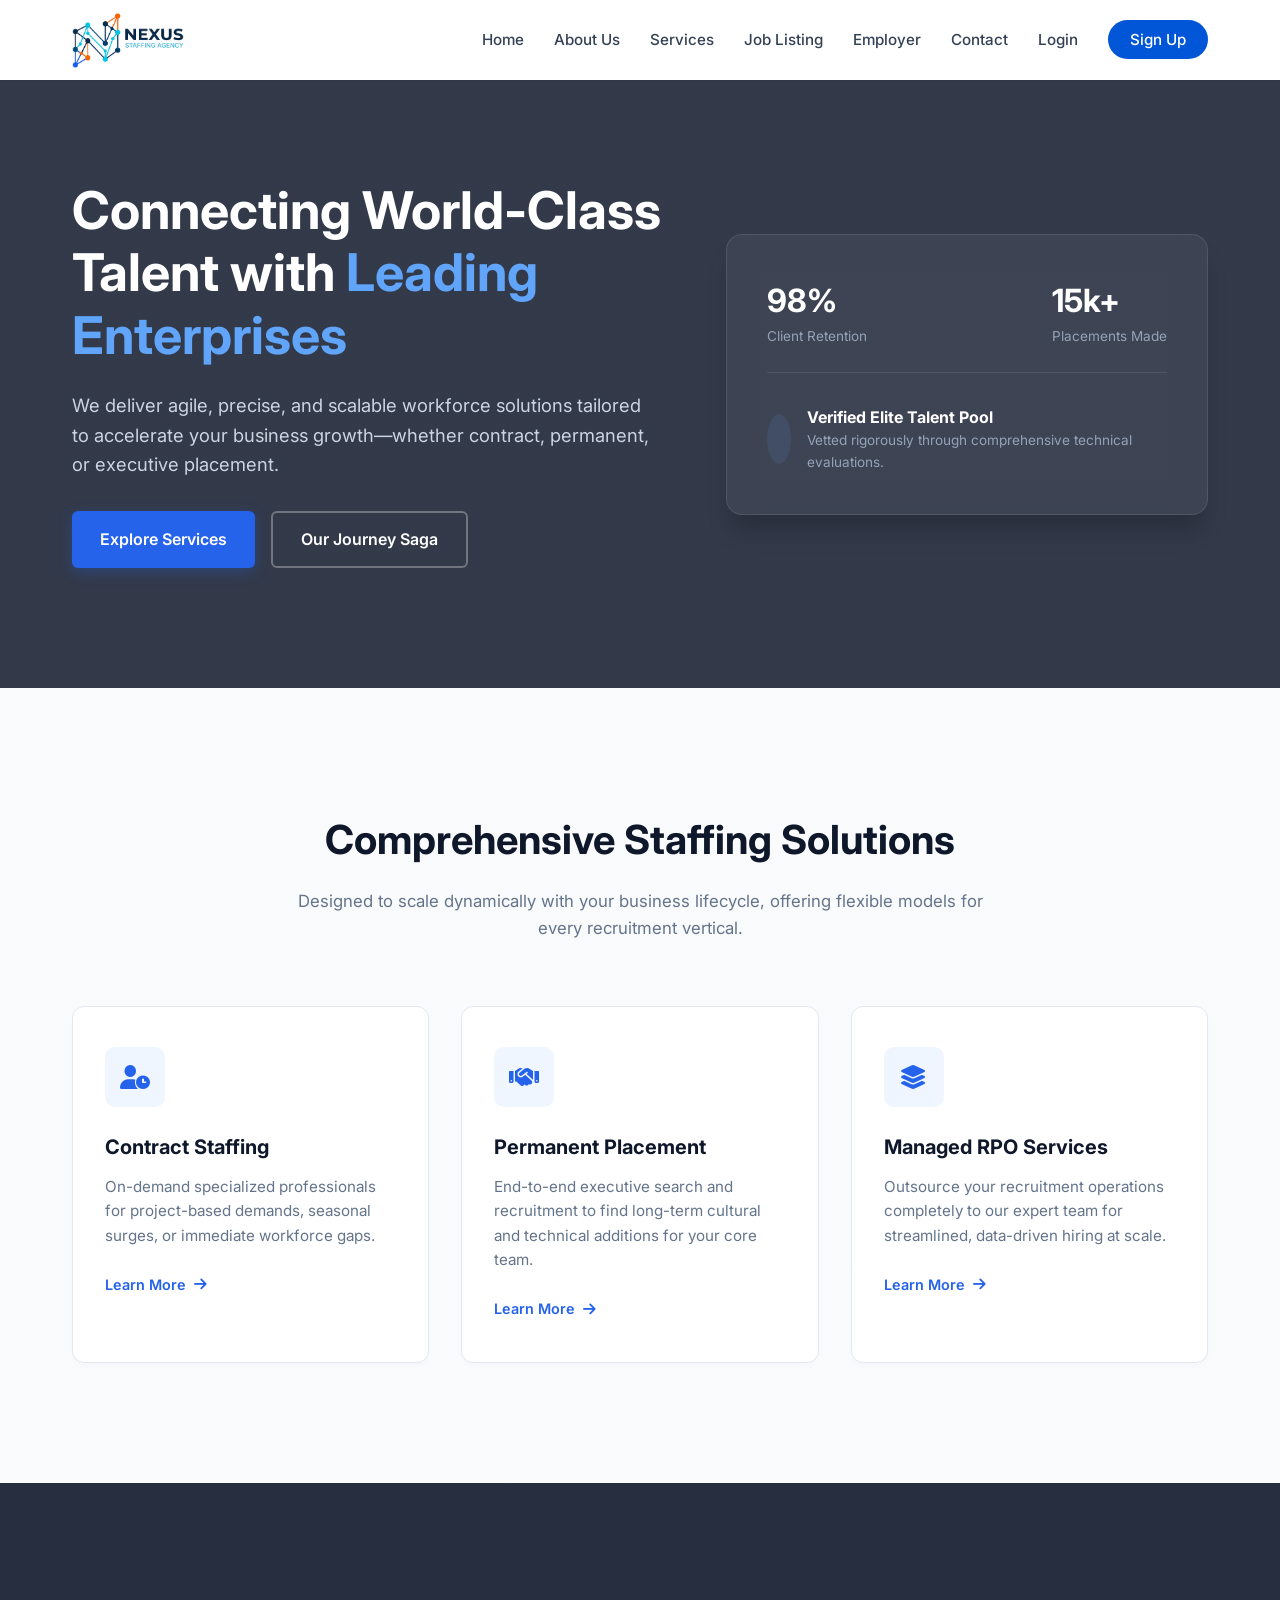
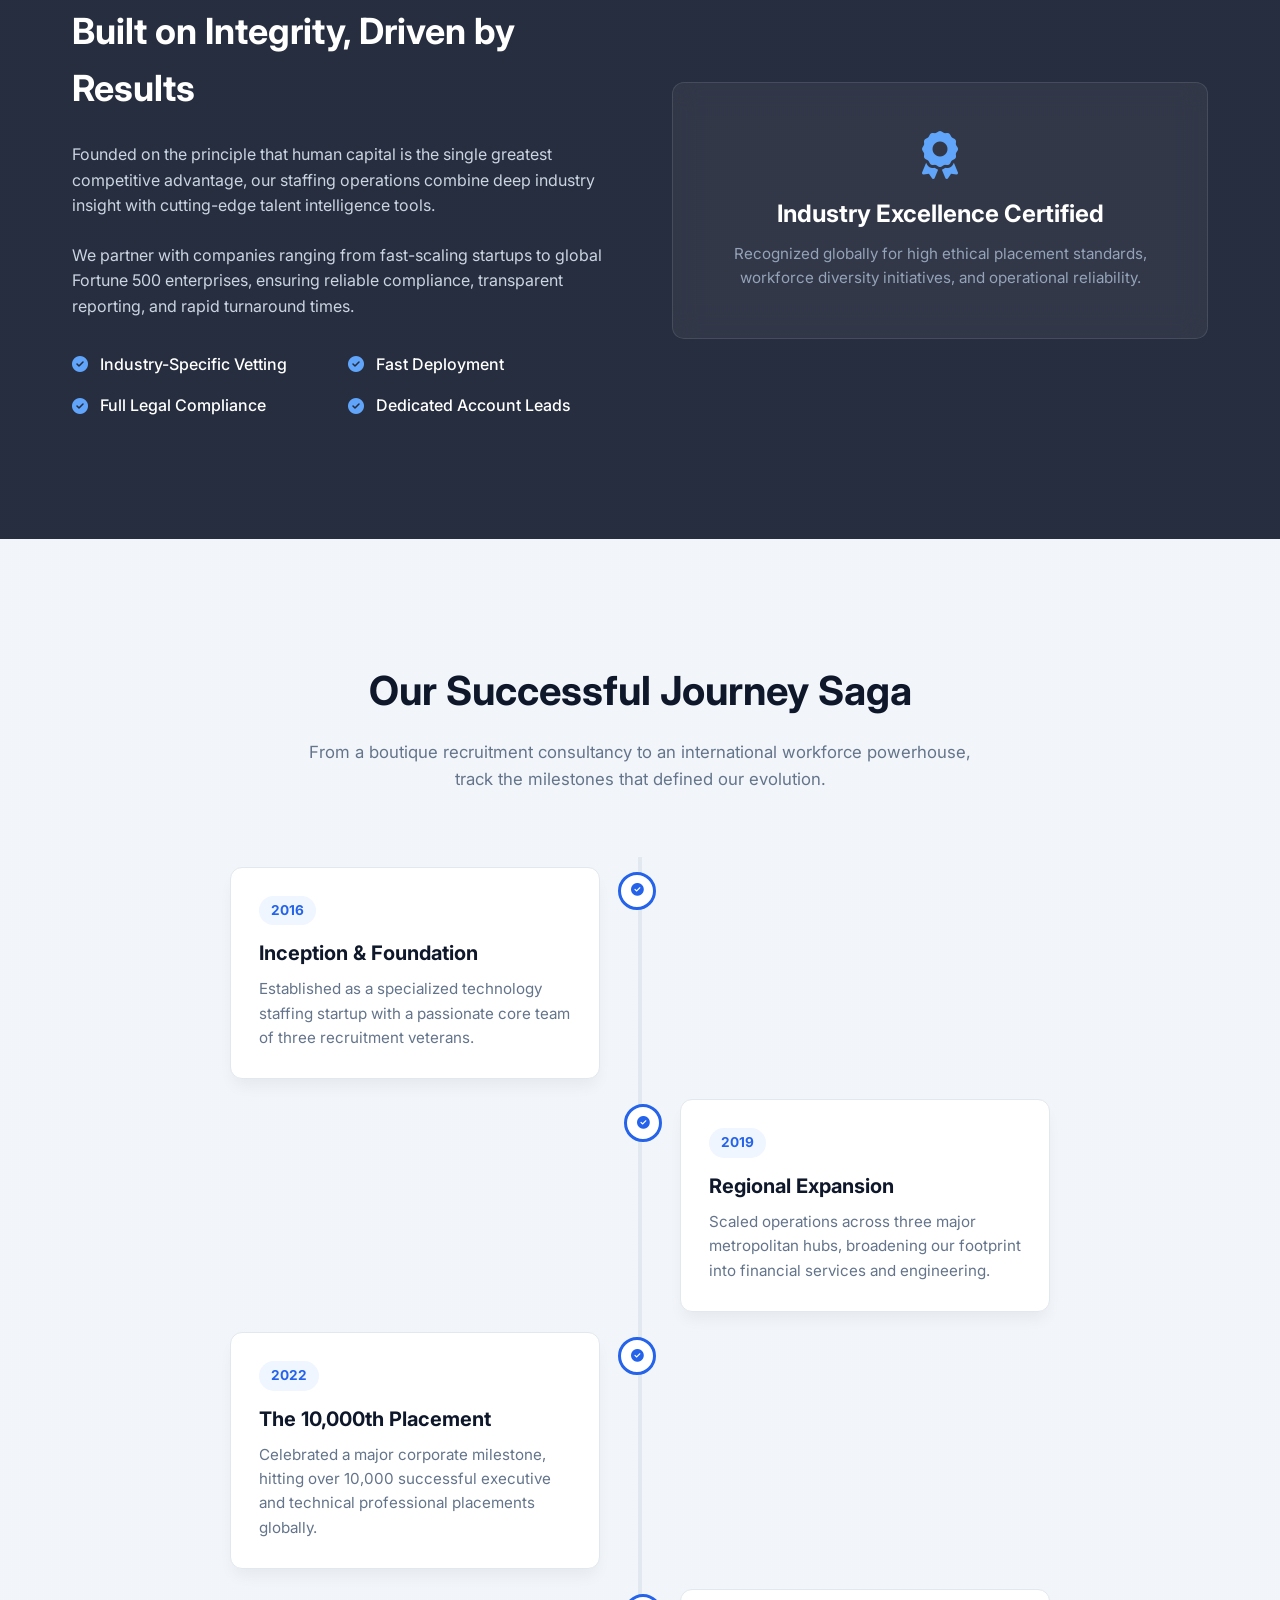
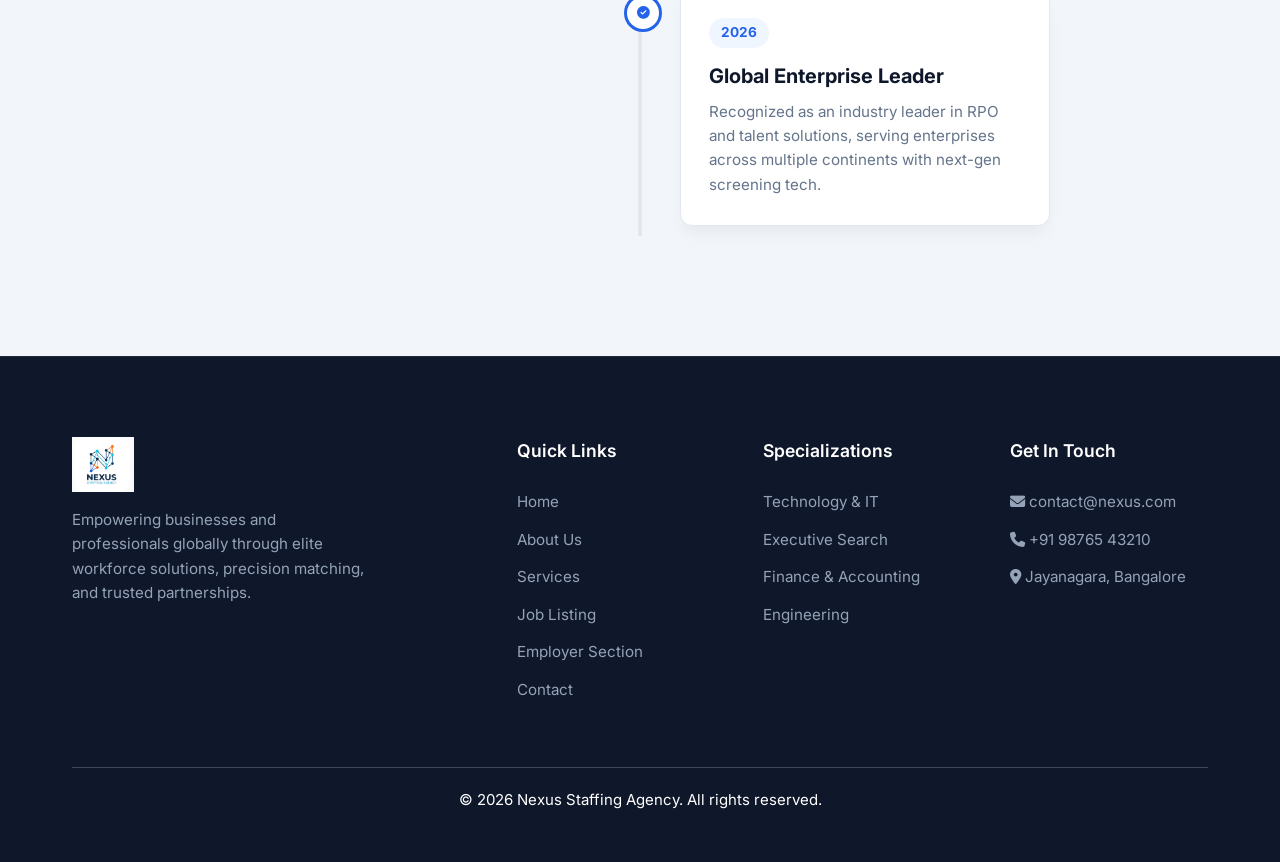
<file: index.html>
<!DOCTYPE html>
<html lang="en">
<head>
    <meta charset="UTF-8">
    <meta name="viewport" content="width=device-width, initial-scale=1.0">
    <title>Nexus | Staffing Agency</title>
    <!-- Google Fonts -->
    <link rel="preconnect" href="https://fonts.googleapis.com">
    <link rel="preconnect" href="https://fonts.gstatic.com" crossorigin>
    <link href="https://fonts.googleapis.com/css2?family=Inter:wght@300;400;500;600;700&display=swap" rel="stylesheet">
    <!-- FontAwesome for Icons -->
    <link rel="stylesheet" href="https://cdnjs.cloudflare.com/ajax/libs/font-awesome/6.4.0/css/all.min.css">

    <style>
        /* CSS Reset & Variables */
        :root {
            --primary: #0f172a;
            --primary-light: #1e293b;
            --accent: #2563eb;
            --accent-hover: #1d4ed8;
            --text-main: #334155;
            --text-light: #64748b;
            --bg-light: #f8fafc;
            --white: #ffffff;
            --border: #e2e8f0;
            --transition: all 0.3s ease;
        }

        * {
            margin: 0;
            padding: 0;
            box-sizing: border-box;
        }

        html {
            scroll-behavior: smooth;
        }

        body {
            font-family: 'Inter', sans-serif;
            color: var(--text-main);
            background-color: var(--white);
            line-height: 1.6;
        }

       
.signup-btn{
background:#0056d6;
color:#fff!important;
padding:10px 22px;
border-radius:30px;
transition:.3s;
}

.signup-btn:hover{
background:#003f9e;
}

.menu-btn{
display:none;
font-size:30px;
cursor:pointer;
color:#0056d6;
}

        a {
            text-decoration: none;
            color: inherit;
        }

        ul {
            list-style: none;
        }

        .container {
            max-width: 1200px;
            margin: 0 auto;
            padding: 0 2rem;
        }

        /* --- HEADER & NAVIGATION --- */
        header {
            position: fixed;
            top: 0;
            left: 0;
            width: 100%;
            background: white;
            backdrop-filter: blur(8px);
            box-shadow: 0 1px 3px rgba(0,0,0,0.05);
            z-index: 1000;
        }

        .navbar {
            display: flex;
            justify-content: space-between;
            align-items: center;
            height: 80px;
        }

        
        .logo-container {
            display: flex;
            align-items: center;
        }

        .logo-img {
            height: 55px;
            width: auto;
            display: block;
        }

        .nav-links {
            display: flex;
            gap: 30px;
            align-items: center;
        }

        .nav-links a {
            font-weight: 500;
            color: var(--text-main);
            transition: var(--transition);
            font-size: 0.95rem;
        }

        .nav-links a:hover, .nav-links a.active {
            color: var(--accent);
        }

        .nav-cta {
            background-color: var(--accent);
            color: var(--white);
            padding: 0.65rem 1.25rem;
            border-radius: 6px;
            transition: var(--transition);
        }

        .nav-cta:hover {
            background-color: var(--accent-hover);
        }

        .hamburger {
            display: none;
            cursor: pointer;
            font-size: 1.5rem;
            color: var(--primary);
        }

        /* --- HERO SECTION WITH BANNER BACKGROUND --- */
        .hero {
            padding: 180px 0 120px;
            position: relative;
            background: linear-gradient(rgba(15, 23, 42, 0.85), rgba(15, 23, 42, 0.85)), url('https://images.unsplash.com/photo-1522071820081-009f0129c71c?auto=format&fit=crop&q=80&w=1920') no-repeat center center/cover;
            color: var(--white);
        }

        .hero-grid {
            display: grid;
            grid-template-columns: 1.1fr 0.9fr;
            gap: 4rem;
            align-items: center;
        }

        .hero-content h1 {
            font-size: 3.25rem;
            font-weight: 700;
            color: var(--white);
            line-height: 1.2;
            margin-bottom: 1.5rem;
        }

        .hero-content h1 span {
            color: #60a5fa;
        }

        .hero-content p {
            font-size: 1.15rem;
            color: #cbd5e1;
            margin-bottom: 2rem;
        }

        .hero-btns {
            display: flex;
            gap: 1rem;
        }

        .btn {
            display: inline-flex;
            align-items: center;
            justify-content: center;
            padding: 0.85rem 1.75rem;
            border-radius: 6px;
            font-weight: 600;
            transition: var(--transition);
            cursor: pointer;
            font-size: 1rem;
            border: none;
        }

        .btn-primary {
            background-color: var(--accent);
            color: var(--white);
            box-shadow: 0 4px 14px rgba(37, 99, 235, 0.3);
        }

        .btn-primary:hover {
            background-color: var(--accent-hover);
        }

        .btn-outline {
            border: 2px solid rgba(255, 255, 255, 0.3);
            color: var(--white);
            background: transparent;
        }

        .btn-outline:hover {
            border-color: var(--white);
            background: rgba(255, 255, 255, 0.05);
        }

        .hero-image-box {
            background: rgba(255, 255, 255, 0.05);
            backdrop-filter: blur(12px);
            padding: 2.5rem;
            border-radius: 16px;
            box-shadow: 0 20px 25px -5px rgba(0, 0, 0, 0.2);
            border: 1px solid rgba(255, 255, 255, 0.1);
        }

        .stat-row {
            display: flex;
            justify-content: space-between;
            margin-bottom: 2rem;
            padding-bottom: 1.5rem;
            border-bottom: 1px solid rgba(255, 255, 255, 0.1);
        }

        .stat-item h3 {
            font-size: 2rem;
            color: var(--white);
            font-weight: 700;
        }

        .stat-item p {
            font-size: 0.85rem;
            color: #94a3b8;
        }

        /* --- STAFFING OVERVIEW SECTION WITH BANNER BACKGROUND --- */
        .overview {
            padding: 120px 0;
            position: relative;
            background: linear-gradient(rgba(248, 250, 252, 0.92), rgba(248, 250, 252, 0.92)), url('https://images.unsplash.com/photo-1552664730-d307ca884978?auto=format&fit=crop&q=80&w=1920') no-repeat center center/cover;
        }

        .section-header {
            text-align: center;
            max-width: 700px;
            margin: 0 auto 4rem;
        }

        .section-header h2 {
            font-size: 2.5rem;
            color: var(--primary);
            margin-bottom: 1rem;
            font-weight: 700;
        }

        .section-header p {
            color: var(--text-light);
            font-size: 1.05rem;
        }

        .services-grid {
            display: grid;
            grid-template-columns: repeat(3, 1fr);
            gap: 2rem;
        }

        .service-card {
            background: var(--white);
            padding: 2.5rem 2rem;
            border-radius: 12px;
            border: 1px solid var(--border);
            transition: var(--transition);
            box-shadow: 0 4px 6px -1px rgba(0,0,0,0.02);
        }

        .service-card:hover {
            transform: translateY(-5px);
            box-shadow: 0 20px 25px -5px rgba(0,0,0,0.08);
            border-color: var(--accent);
        }

        .service-icon {
            width: 60px;
            height: 60px;
            background: #eff6ff;
            color: var(--accent);
            border-radius: 10px;
            display: flex;
            align-items: center;
            justify-content: center;
            font-size: 1.5rem;
            margin-bottom: 1.5rem;
        }

        .service-card h3 {
            font-size: 1.25rem;
            color: var(--primary);
            margin-bottom: 0.75rem;
        }

        .service-card p {
            color: var(--text-light);
            font-size: 0.95rem;
            margin-bottom: 1.5rem;
        }

        .card-link {
            font-weight: 600;
            color: var(--accent);
            display: inline-flex;
            align-items: center;
            gap: 0.5rem;
            font-size: 0.9rem;
        }

        /* --- FORMAL DETAILS / ABOUT SECTION WITH BANNER BACKGROUND --- */
        .company-details {
            padding: 120px 0;
            position: relative;
            background: linear-gradient(rgba(15, 23, 42, 0.9), rgba(15, 23, 42, 0.9)), url('https://images.unsplash.com/photo-1497366216548-37526070297c?auto=format&fit=crop&q=80&w=1920') no-repeat center center/cover;
            color: var(--white);
        }

        .details-grid {
            display: grid;
            grid-template-columns: 1fr 1fr;
            gap: 4rem;
            align-items: center;
        }

        .details-content h2 {
            font-size: 2.25rem;
            color: var(--white);
            margin-bottom: 1.5rem;
        }

        .details-content p {
            color: #cbd5e1;
            margin-bottom: 1.5rem;
        }

        .features-list {
            display: grid;
            grid-template-columns: 1fr 1fr;
            gap: 1rem;
            margin-top: 2rem;
        }

        .feature-item {
            display: flex;
            align-items: center;
            gap: 0.75rem;
            font-weight: 500;
            color: var(--white);
        }

        .feature-item i {
            color: #60a5fa;
        }

        .trust-badge-box {
            background: rgba(255, 255, 255, 0.05);
            backdrop-filter: blur(12px);
            padding: 3rem;
            border-radius: 12px;
            border: 1px solid rgba(255, 255, 255, 0.1);
            text-align: center;
        }

        .trust-badge-box i {
            font-size: 3rem;
            color: #60a5fa;
            margin-bottom: 1rem;
        }

        .trust-badge-box h4 {
            font-size: 1.5rem;
            color: var(--white);
            margin-bottom: 0.5rem;
        }

        .trust-badge-box p {
            color: #94a3b8;
            font-size: 0.95rem;
        }

        /* --- JOURNEY SAGA SECTION WITH BANNER BACKGROUND --- */
        .journey-saga {
            padding: 120px 0;
            position: relative;
            background: linear-gradient(rgba(241, 245, 249, 0.95), rgba(241, 245, 249, 0.95)), url('https://images.unsplash.com/photo-1517245386807-bb43f82c33c4?auto=format&fit=crop&q=80&w=1920') no-repeat center center/cover;
        }

        .timeline {
            position: relative;
            max-width: 900px;
            margin: 4rem auto 0;
        }

        .timeline::after {
            content: '';
            position: absolute;
            width: 4px;
            background-color: var(--border);
            top: 0;
            bottom: 0;
            left: 50%;
            margin-left: -2px;
        }

        .timeline-item {
            padding: 10px 40px;
            position: relative;
            background-color: inherit;
            width: 50%;
        }

        .timeline-item::after {
            content: '\f058';
            font-family: "Font Awesome 6 Free";
            font-weight: 900;
            position: absolute;
            width: 32px;
            height: 32px;
            right: -16px;
            background-color: var(--white);
            border: 3px solid var(--accent);
            top: 15px;
            border-radius: 50%;
            z-index: 10;
            display: flex;
            align-items: center;
            justify-content: center;
            color: var(--accent);
            font-size: 0.8rem;
        }

        .left {
            left: 0;
        }

        .right {
            left: 50%;
        }

        .right::after {
            left: -16px;
        }

        .timeline-content {
            padding: 1.75rem;
            background-color: var(--white);
            position: relative;
            border-radius: 12px;
            box-shadow: 0 10px 15px -3px rgba(0, 0, 0, 0.05);
            border: 1px solid var(--border);
        }

        .timeline-year {
            display: inline-block;
            background: #eff6ff;
            color: var(--accent);
            font-weight: 700;
            font-size: 0.85rem;
            padding: 0.25rem 0.75rem;
            border-radius: 20px;
            margin-bottom: 0.75rem;
        }

        .timeline-content h3 {
            font-size: 1.25rem;
            color: var(--primary);
            margin-bottom: 0.5rem;
        }

        .timeline-content p {
            color: var(--text-light);
            font-size: 0.95rem;
            margin-bottom: 0;
        }

        /* --- FOOTER --- */
        footer {
            background-color: var(--primary);
            color: var(--white);
            padding: 80px 0 30px;
            border-top: 1px solid var(--primary-light);
        }

        .footer-grid {
            display: grid;
            grid-template-columns: 2fr 1fr 1fr 1fr;
            gap: 3rem;
            margin-bottom: 4rem;
        }

        .footer-col p {
            color: #94a3b8;
            margin-top: 1rem;
            font-size: 0.95rem;
            max-width: 300px;
        }

        .footer-col h4 {
            font-size: 1.1rem;
            margin-bottom: 1.5rem;
            font-weight: 600;
        }

        .footer-links {
            display: flex;
            flex-direction: column;
            gap: 0.75rem;
        }

        .footer-links a {
            color: #94a3b8;
            font-size: 0.95rem;
            transition: var(--transition);
        }

        .footer-links a:hover {
            color: var(--white);
        }

        .footer-bottom {
            border-top: 1px solid rgba(255, 255, 255, 0.2);
            margin-top: 40px;
            padding: 20px 0;
            text-align: center;
        }

        .footer-bottom p {
            margin: 0;
            color: #fff;
            font-size: 15px;
        }

        /* --- RESPONSIVE DESIGN --- */
        @media (max-width: 768px) {
            .hero-grid, .details-grid, .footer-grid {
                grid-template-columns: 1fr;
                gap: 2.5rem;
            }

            .hero-content h1 {
                font-size: 2.5rem;
            }

            .services-grid {
                grid-template-columns: 1fr;
            }

            .timeline::after {
                left: 31px;
            }

            .timeline-item {
                width: 100%;
                padding-left: 70px;
                padding-right: 25px;
            }

            .right {
                left: 0%;
            }

            .timeline-item::after {
                left: 15px;
            }

            .nav-links {
                display: none;
                flex-direction: column;
                position: absolute;
                top: 70px;
                left: 0;
                width: 100%;
                background: var(--white);
                padding: 0px;
                box-shadow: 0 10px 15px rgba(0,0,0,0.05);
                border-bottom: 1px solid var(--border);
            }

            .nav-links.active {
                display: flex;
            }

            .hamburger {
                display: block;
            }

            .signup-btn {
                display: inline-block;
            }

            
        }
    </style>
</head>
<body>

    <!-- HEADER SECTION (Branding Logo Only) -->
    <header>
        <div class="container navbar">
           
            <a href="#" class="logo-container"><img src="nex.webp" alt="Nexus logo" class="logo-img"></a>

        
            <nav>
                <ul class="nav-links" id="navLinks">
                    <li><a href="index.html">Home</a></li>
                    <li><a href="about.html">About Us</a></li>
                    <li><a href="services.html">Services</a></li>
                    <li><a href="job.html">Job Listing</a></li>
                    <li><a href="employer.html">Employer</a></li>
                    <li><a href="contact.html">Contact</a></li>
                    <li><a href="login.html">Login</a></li>
                    <li><a href="signup.html" class="signup-btn">Sign Up</a></li>
                </ul>
            </nav>

            <div class="hamburger" id="hamburgerBtn">
                <i class="fa-solid fa-bars"></i>
            </div>
        </div>
    </header>

    <!-- HERO SECTION WITH DYNAMIC BANNER BACKGROUND -->
    <section class="hero">
        <div class="container hero-grid">
            <div class="hero-content">
                <h1>Connecting World-Class Talent with <span>Leading Enterprises</span></h1>
                <p>We deliver agile, precise, and scalable workforce solutions tailored to accelerate your business growth—whether contract, permanent, or executive placement.</p>
                <div class="hero-btns">
                    <a href="#overview" class="btn btn-primary">Explore Services</a>
                    <a href="#journey" class="btn btn-outline">Our Journey Saga</a>
                </div>
            </div>
            <div class="hero-card-container">
                <div class="hero-image-box">
                    <div class="stat-row">
                        <div class="stat-item">
                            <h3>98%</h3>
                            <p>Client Retention</p>
                        </div>
                        <div class="stat-item">
                            <h3>15k+</h3>
                            <p>Placements Made</p>
                        </div>
                    </div>
                    <div style="display: flex; align-items: center; gap: 1rem;">
                        <div style="background: rgba(96, 165, 250, 0.1); color: #60a5fa; padding: 12px; border-radius: 50%;">
                            <i class="fa-solid fa-shield-check fa-lg"></i>
                        </div>
                        <div>
                            <h4 style="color: var(--white); font-size: 1rem;">Verified Elite Talent Pool</h4>
                            <p style="color: #94a3b8; font-size: 0.85rem;">Vetted rigorously through comprehensive technical evaluations.</p>
                        </div>
                    </div>
                </div>
            </div>
        </div>
    </section>

    <!-- STAFFING OVERVIEW SECTION WITH BANNER BACKGROUND -->
    <section class="overview" id="overview">
        <div class="container">
            <div class="section-header">
                <h2>Comprehensive Staffing Solutions</h2>
                <p>Designed to scale dynamically with your business lifecycle, offering flexible models for every recruitment vertical.</p>
            </div>
            <div class="services-grid">
                <div class="service-card">
                    <div class="service-icon">
                        <i class="fa-solid fa-user-clock"></i>
                    </div>
                    <h3>Contract Staffing</h3>
                    <p>On-demand specialized professionals for project-based demands, seasonal surges, or immediate workforce gaps.</p>
                    <a href="#" class="card-link">Learn More <i class="fa-solid fa-arrow-right"></i></a>
                </div>
                <div class="service-card">
                    <div class="service-icon">
                        <i class="fa-solid fa-handshake"></i>
                    </div>
                    <h3>Permanent Placement</h3>
                    <p>End-to-end executive search and recruitment to find long-term cultural and technical additions for your core team.</p>
                    <a href="#" class="card-link">Learn More <i class="fa-solid fa-arrow-right"></i></a>
                </div>
                <div class="service-card">
                    <div class="service-icon">
                        <i class="fa-solid fa-layer-group"></i>
                    </div>
                    <h3>Managed RPO Services</h3>
                    <p>Outsource your recruitment operations completely to our expert team for streamlined, data-driven hiring at scale.</p>
                    <a href="#" class="card-link">Learn More <i class="fa-solid fa-arrow-right"></i></a>
                </div>
            </div>
        </div>
    </section>

    <!-- FORMAL COMPANY DETAILS SECTION WITH BANNER BACKGROUND -->
    <section class="company-details" id="about">
        <div class="container details-grid">
            <div class="details-content">
                <h2>Built on Integrity, Driven by Results</h2>
                <p>Founded on the principle that human capital is the single greatest competitive advantage, our staffing operations combine deep industry insight with cutting-edge talent intelligence tools.</p>
                <p>We partner with companies ranging from fast-scaling startups to global Fortune 500 enterprises, ensuring reliable compliance, transparent reporting, and rapid turnaround times.</p>
                
                <div class="features-list">
                    <div class="feature-item"><i class="fa-solid fa-circle-check"></i> Industry-Specific Vetting</div>
                    <div class="feature-item"><i class="fa-solid fa-circle-check"></i> Fast Deployment</div>
                    <div class="feature-item"><i class="fa-solid fa-circle-check"></i> Full Legal Compliance</div>
                    <div class="feature-item"><i class="fa-solid fa-circle-check"></i> Dedicated Account Leads</div>
                </div>
            </div>
            <div>
                <div class="trust-badge-box">
                    <i class="fa-solid fa-award"></i>
                    <h4>Industry Excellence Certified</h4>
                    <p>Recognized globally for high ethical placement standards, workforce diversity initiatives, and operational reliability.</p>
                </div>
            </div>
        </div>
    </section>

    <!-- SUCCESSFUL JOURNEY SAGA SECTION WITH BANNER BACKGROUND -->
    <section class="journey-saga" id="journey">
        <div class="container">
            <div class="section-header">
                <h2>Our Successful Journey Saga</h2>
                <p>From a boutique recruitment consultancy to an international workforce powerhouse, track the milestones that defined our evolution.</p>
            </div>
            
            <div class="timeline">
                <div class="timeline-item left">
                    <div class="timeline-content">
                        <span class="timeline-year">2016</span>
                        <h3>Inception & Foundation</h3>
                        <p>Established as a specialized technology staffing startup with a passionate core team of three recruitment veterans.</p>
                    </div>
                </div>
                <div class="timeline-item right">
                    <div class="timeline-content">
                        <span class="timeline-year">2019</span>
                        <h3>Regional Expansion</h3>
                        <p>Scaled operations across three major metropolitan hubs, broadening our footprint into financial services and engineering.</p>
                    </div>
                </div>
                <div class="timeline-item left">
                    <div class="timeline-content">
                        <span class="timeline-year">2022</span>
                        <h3>The 10,000th Placement</h3>
                        <p>Celebrated a major corporate milestone, hitting over 10,000 successful executive and technical professional placements globally.</p>
                    </div>
                </div>
                <div class="timeline-item right">
                    <div class="timeline-content">
                        <span class="timeline-year">2026</span>
                        <h3>Global Enterprise Leader</h3>
                        <p>Recognized as an industry leader in RPO and talent solutions, serving enterprises across multiple continents with next-gen screening tech.</p>
                    </div>
                </div>
            </div>
        </div>
    </section>

    <!-- FOOTER SECTION -->
    <footer id="contact">
        <div class="container">
            <div class="footer-grid">
                <div class="footer-col">
                    <div class="logo-container">
                        <div class="logo-container"><img src="nexus.webp" alt="Nexus logo" class="logo-img"></div>
                    </div>
                    <p>Empowering businesses and professionals globally through elite workforce solutions, precision matching, and trusted partnerships.</p>
                </div>
                <div class="footer-col">
                    <h4>Quick Links</h4>
                    <ul class="footer-links">
                        <li><a href="index.html">Home</a></li>
                    <li><a href="about.html">About Us</a></li>
                    <li><a href="services.html">Services</a></li>
                    <li><a href="job.html">Job Listing</a></li>
                    <li><a href="employer.html">Employer Section</a></li>
                    <li><a href="contact.html">Contact</a></li>
                    </ul>
                </div>
                <div class="footer-col">
                    <h4>Specializations</h4>
                    <ul class="footer-links">
                        <li><a href="#">Technology & IT</a></li>
                        <li><a href="#">Executive Search</a></li>
                        <li><a href="#">Finance & Accounting</a></li>
                        <li><a href="#">Engineering</a></li>
                    </ul>
                </div>
                <div class="footer-col">
                    <h4>Get In Touch</h4>
                    <ul class="footer-links">
                        <li><a href="contact.html"><i class="fa-solid fa-envelope"></i> contact@nexus.com</a></li>
                        <li><a href="contact.html"><i class="fa-solid fa-phone"></i> +91 98765 43210</a></li>
                        <li><a href="contact.html"><i class="fa-solid fa-location-dot"></i> Jayanagara, Bangalore</a></li>
                    </ul>
                </div>
            </div>
            <div class="footer-bottom">
                <p>&copy; 2026 Nexus Staffing Agency. All rights reserved.</p>
            </div>
        </div>
    </footer>

    <!-- JAVASCRIPT FOR MOBILE NAVIGATION INTERACTIVITY -->
    <script>
        const hamburgerBtn = document.getElementById('hamburgerBtn');
        const navLinks = document.getElementById('navLinks');

        hamburgerBtn.addEventListener('click', () => {
            navLinks.classList.toggle('active');
            
            const icon = hamburgerBtn.querySelector('i');
            if(navLinks.classList.contains('active')) {
                icon.classList.remove('fa-bars');
                icon.classList.add('fa-xmark');
            } else {
                icon.classList.remove('fa-xmark');
                icon.classList.add('fa-bars');
            }
        });

        document.querySelectorAll('.nav-links a').forEach(link => {
            link.addEventListener('click', () => {
                navLinks.classList.remove('active');
                const icon = hamburgerBtn.querySelector('i');
                icon.classList.remove('fa-xmark');
                icon.classList.add('fa-bars');
            });
        });
    </script>
</body>
</html>
</file>
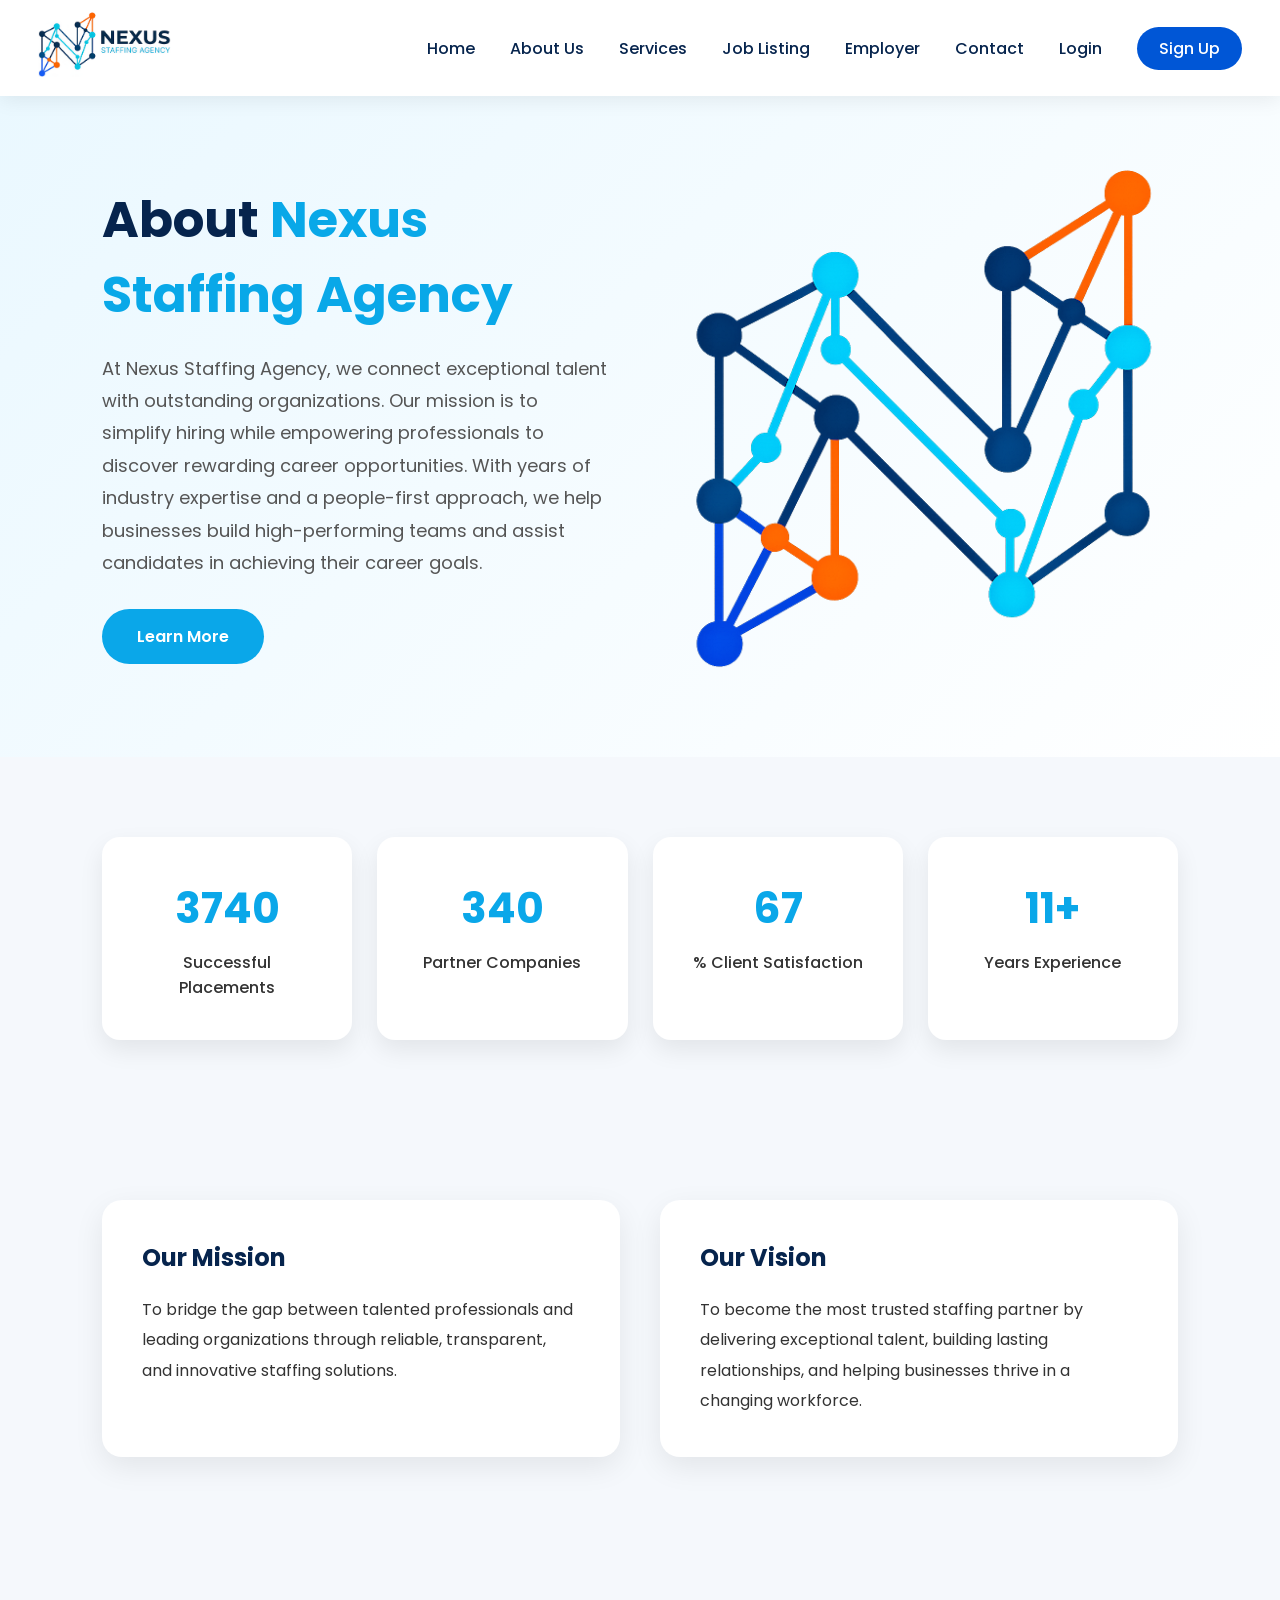
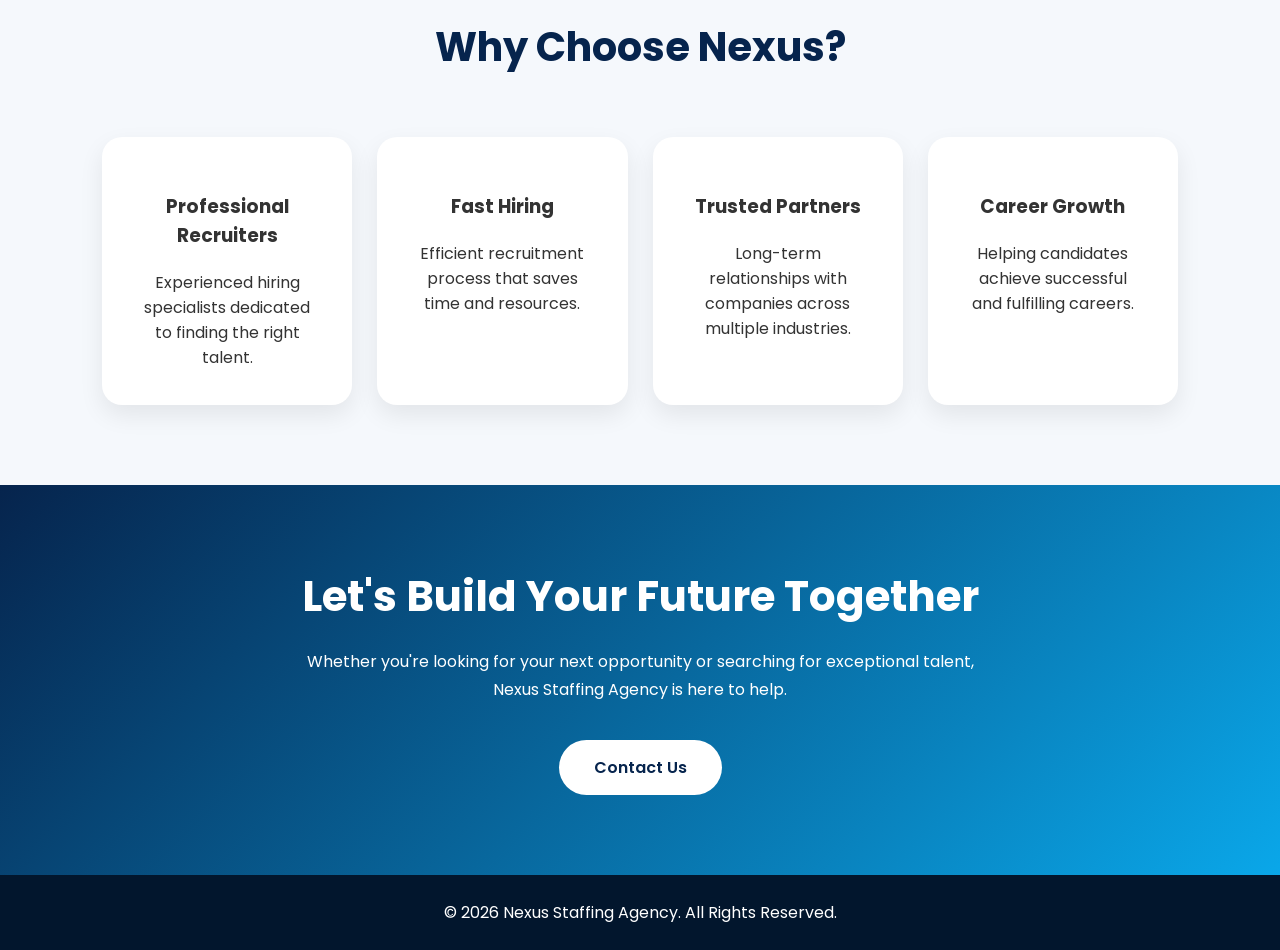
<file: about.html>
<!DOCTYPE html>
<html lang="en">

<head>
    <meta charset="UTF-8">
    <meta name="viewport" content="width=device-width, initial-scale=1.0">
    <link rel="icon" type="image/png" href="abmini1.png">
    <title>About Us | Nexus Staffing Agency</title>

    <link rel="preconnect" href="https://fonts.googleapis.com">
    <link rel="preconnect" href="https://fonts.gstatic.com" crossorigin>
    <link href="https://fonts.googleapis.com/css2?family=Poppins:wght@300;400;500;600;700;800&display=swap"
        rel="stylesheet">
    <link rel="stylesheet" href="abcss.css">

</head>

<body>

    <nav>

        <div class="logo">
            <a href="index.html"><img src="abminilogo.png" alt="Logo"></a>
        </div>

        <div class="menu" id="menu">

            <li><a href="index.html">Home</a></li>
            <li><a href="about.html">About Us</a></li>
            <li><a href="services.html">Services</a></li>
            <li><a href="job.html">Job Listing</a></li>
            <li><a href="employer.html">Employer</a></li>
            <li><a href="contact.html">Contact</a></li>
            <li><a href="login.html">Login</a></li>
            <li><a href="signup.html" class="signup-btn">Sign Up</a></li>

        </div>

        <div class="hamburger" id="hamburger">
            ☰
        </div>

    </nav>

    <section class="hero">

        <div>

            <h1>About <span>Nexus Staffing Agency</span></h1>

            <p>

                At Nexus Staffing Agency, we connect exceptional talent with outstanding
                organizations. Our mission is to simplify hiring while empowering
                professionals to discover rewarding career opportunities. With years of
                industry expertise and a people-first approach, we help businesses build
                high-performing teams and assist candidates in achieving their career goals.

            </p>

            <a href="services.html" class="btn">Learn More</a>

        </div>

        <div>

            <img src="abmini1.png" alt="Company Logo">

        </div>

    </section>

    <section class="stats">

        <div class="stat">
            <h2 class="counter" data-target="5500">0</h2>
            <p>Successful Placements</p>
        </div>

        <div class="stat">
            <h2 class="counter" data-target="500">0</h2>
            <p>Partner Companies</p>
        </div>

        <div class="stat">
            <h2 class="counter" data-target="99">0</h2>
            <p>% Client Satisfaction</p>
        </div>

        <div class="stat">
            <h2 class="counter" data-target="11">0</h2>
            <p>Years Experience</p>
        </div>

    </section>

    <section class="about">

        <div class="card">

            <h2>Our Mission</h2>

            <p>

                To bridge the gap between talented professionals and leading organizations
                through reliable, transparent, and innovative staffing solutions.

            </p>

        </div>

        <div class="card">

            <h2>Our Vision</h2>

            <p>

                To become the most trusted staffing partner by delivering exceptional talent,
                building lasting relationships, and helping businesses thrive in a changing
                workforce.

            </p>

        </div>

    </section>

    <section class="why">

        <h2>Why Choose Nexus?</h2>

        <div class="features">

            <div class="feature">
                <h3>Professional Recruiters</h3>
                <p>Experienced hiring specialists dedicated to finding the right talent.</p>
            </div>

            <div class="feature">
                <h3>Fast Hiring</h3>
                <p>Efficient recruitment process that saves time and resources.</p>
            </div>

            <div class="feature">
                <h3>Trusted Partners</h3>
                <p>Long-term relationships with companies across multiple industries.</p>
            </div>

            <div class="feature">
                <h3>Career Growth</h3>
                <p>Helping candidates achieve successful and fulfilling careers.</p>
            </div>

        </div>

    </section>

    <section class="cta">

        <h2>Let's Build Your Future Together</h2>

        <p>

            Whether you're looking for your next opportunity or searching for exceptional
            talent, Nexus Staffing Agency is here to help.

        </p>

        <a href="contact.html" class="btn">Contact Us</a>

    </section>

    
    <footer>

        © 2026 Nexus Staffing Agency. All Rights Reserved.

    </footer>

    <script>

        /* Mobile Menu */

        const hamburger = document.getElementById("hamburger");
        const menu = document.getElementById("menu");

        hamburger.onclick = () => {
            menu.classList.toggle("active");

            hamburger.innerHTML =
                menu.classList.contains("active") ? "✕" : "☰";
        };

        /* Counter Animation */

        const counters = document.querySelectorAll(".counter");

        const speed = 100;

        const observer = new IntersectionObserver(entries => {

            entries.forEach(entry => {

                if (entry.isIntersecting) {

                    const counter = entry.target;

                    const update = () => {

                        const target = +counter.dataset.target;
                        const count = +counter.innerText;

                        const increment = target / speed;

                        if (count < target) {

                            counter.innerText = Math.ceil(count + increment);

                            setTimeout(update, 20);

                        } else {

                            counter.innerText = target + "+";

                        }

                    };

                    update();

                    observer.unobserve(counter);

                }

            });

        });

        counters.forEach(counter => observer.observe(counter));

    </script>

</body>

</html>
</file>
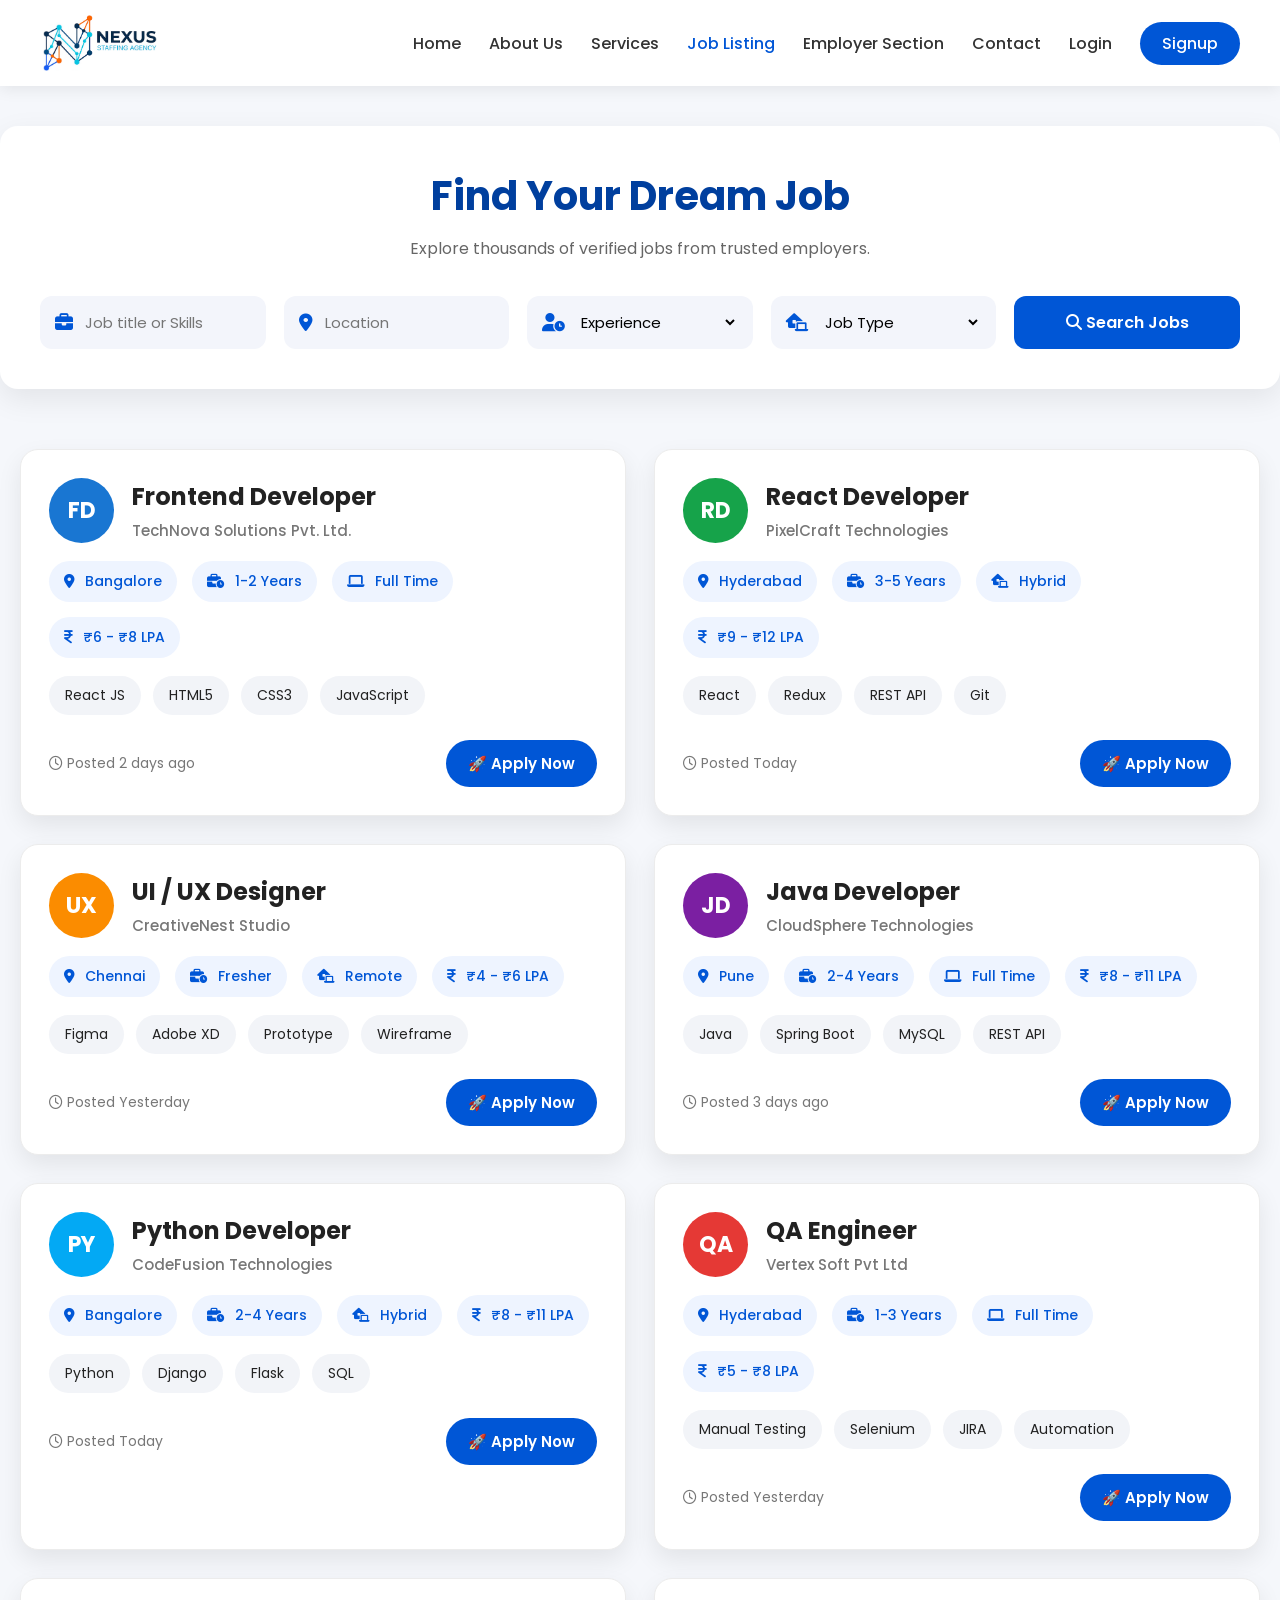
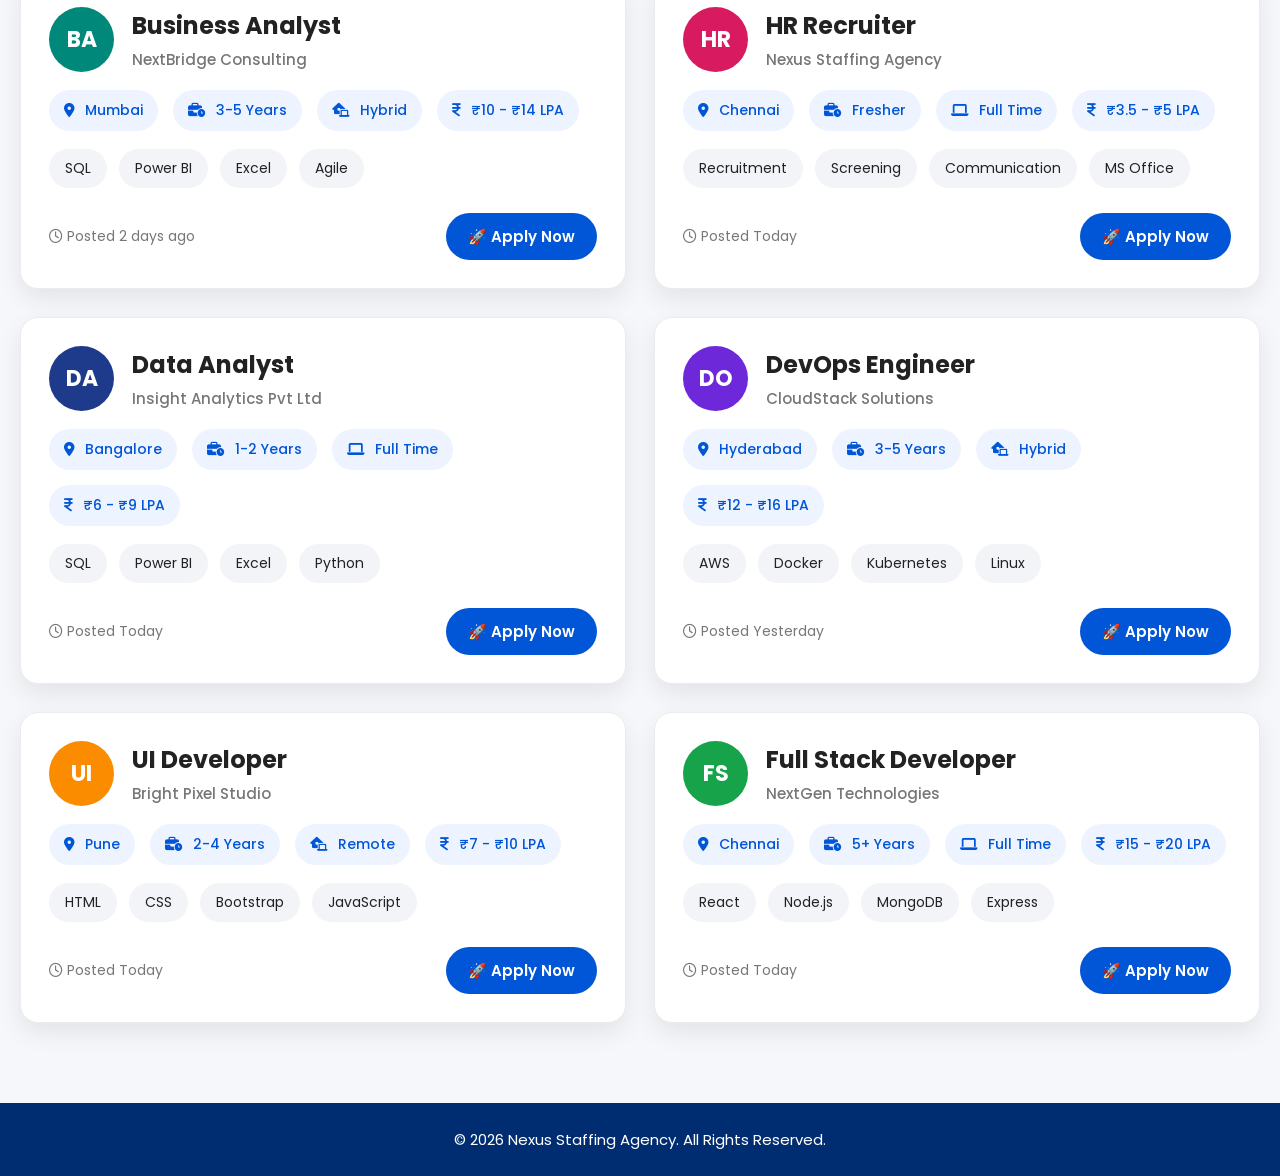
<file: job.html>
<!DOCTYPE html>
<html lang="en">

<head>

<meta charset="UTF-8">
<meta name="viewport" content="width=device-width, initial-scale=1.0">

<title>Nexus Staffing Agency | Job Listings</title>

<link rel="stylesheet" href="job.css">

<link rel="preconnect" href="https://fonts.googleapis.com">

<link rel="preconnect" href="https://fonts.gstatic.com" crossorigin>

<link href="https://fonts.googleapis.com/css2?family=Poppins:wght@300;400;500;600;700&display=swap" rel="stylesheet">

<link rel="stylesheet"
href="https://cdnjs.cloudflare.com/ajax/libs/font-awesome/6.7.2/css/all.min.css">

</head>

<body>

<!-- ================= NAVBAR ================= -->

<header>

<nav class="navbar">

<div class="logo">

<img src="image (2).png" alt="logo">



</div>

<ul class="nav-links">

<li><a href="index.html">Home</a></li>

<li><a href="about.html">About Us</a></li>

<li><a href="services.html">Services</a></li>

<li><a href="job.html" class="active">Job Listing</a></li>

<li><a href="employer.html">Employer Section</a></li>

<li><a href="contact.html">Contact</a></li>

<li><a href="login.html">Login</a></li>

<li>

<a href="signup.html" class="signup-btn">

Signup

</a>

</li>

</ul>

<div class="menu-btn">

<i class="fas fa-bars"></i>

</div>

</nav>

</header>



<!-- ================= SEARCH SECTION ================= -->

<section class="search-section">

<h1>

Find Your Dream Job

</h1>

<p>

Explore thousands of verified jobs from trusted employers.

</p>

<div class="search-bar">

<div class="search-input">

<i class="fas fa-briefcase"></i>

<input
type="text"
id="jobSearch"
placeholder="Job title or Skills">

</div>

<div class="search-input">

<i class="fas fa-location-dot"></i>

<input
type="text"
id="locationSearch"
placeholder="Location">

</div>

<div class="search-input">

<i class="fas fa-user-clock"></i>

<select id="experienceFilter">

<option value="">Experience</option>

<option value="Fresher">Fresher</option>

<option value="1-2 Years">1-2 Years</option>

<option value="2-4 Years">2-4 Years</option>

<option value="3-5 Years">3-5 Years</option>

<option value="5+ Years">5+ Years</option>

</select>

</div>

<div class="search-input">

<i class="fas fa-laptop-house"></i>

<select id="typeFilter">

<option value="">Job Type</option>

<option value="Full Time">Full Time</option>

<option value="Hybrid">Hybrid</option>

<option value="Remote">Remote</option>

</select>

</div>

<button id="searchBtn">

<i class="fas fa-search"></i>

Search Jobs

</button>

</div>

</section>



<!-- ================= JOB LIST ================= -->

<section class="jobs-section">
    <!-- ================= JOB 1 ================= -->

<div class="job-card"
data-job="Frontend Developer"
data-location="Bangalore"
data-exp="1-2 Years"
data-type="Full Time">

<div class="company-header">

<div class="company-logo blue">

FD

</div>

<div>

<h2>Frontend Developer</h2>

<h4>TechNova Solutions Pvt. Ltd.</h4>

</div>

</div>

<div class="job-info">

<span><i class="fas fa-location-dot"></i> Bangalore</span>

<span><i class="fas fa-business-time"></i> 1-2 Years</span>

<span><i class="fas fa-laptop"></i> Full Time</span>

<span><i class="fas fa-indian-rupee-sign"></i> ₹6 - ₹8 LPA</span>

</div>

<div class="skills">

<span>React JS</span>

<span>HTML5</span>

<span>CSS3</span>

<span>JavaScript</span>

</div>

<div class="job-footer">

<p>

<i class="far fa-clock"></i>

Posted 2 days ago

</p>

<button class="apply-btn">

🚀 Apply Now

</button>

</div>

</div>



<!-- ================= JOB 2 ================= -->

<div class="job-card"
data-job="React Developer"
data-location="Hyderabad"
data-exp="3-5 Years"
data-type="Hybrid">

<div class="company-header">

<div class="company-logo green">

RD

</div>

<div>

<h2>React Developer</h2>

<h4>PixelCraft Technologies</h4>

</div>

</div>

<div class="job-info">

<span><i class="fas fa-location-dot"></i> Hyderabad</span>

<span><i class="fas fa-business-time"></i> 3-5 Years</span>

<span><i class="fas fa-laptop-house"></i> Hybrid</span>

<span><i class="fas fa-indian-rupee-sign"></i> ₹9 - ₹12 LPA</span>

</div>

<div class="skills">

<span>React</span>

<span>Redux</span>

<span>REST API</span>

<span>Git</span>

</div>

<div class="job-footer">

<p>

<i class="far fa-clock"></i>

Posted Today

</p>

<button class="apply-btn">

🚀 Apply Now

</button>

</div>

</div>



<!-- ================= JOB 3 ================= -->

<div class="job-card"
data-job="UI UX Designer"
data-location="Chennai"
data-exp="Fresher"
data-type="Remote">

<div class="company-header">

<div class="company-logo orange">

UX

</div>

<div>

<h2>UI / UX Designer</h2>

<h4>CreativeNest Studio</h4>

</div>

</div>

<div class="job-info">

<span><i class="fas fa-location-dot"></i> Chennai</span>

<span><i class="fas fa-business-time"></i> Fresher</span>

<span><i class="fas fa-house-laptop"></i> Remote</span>

<span><i class="fas fa-indian-rupee-sign"></i> ₹4 - ₹6 LPA</span>

</div>

<div class="skills">

<span>Figma</span>

<span>Adobe XD</span>

<span>Prototype</span>

<span>Wireframe</span>

</div>

<div class="job-footer">

<p>

<i class="far fa-clock"></i>

Posted Yesterday

</p>

<button class="apply-btn">

🚀 Apply Now

</button>

</div>

</div>



<!-- ================= JOB 4 ================= -->

<div class="job-card"
data-job="Java Developer"
data-location="Pune"
data-exp="2-4 Years"
data-type="Full Time">

<div class="company-header">

<div class="company-logo purple">

JD

</div>

<div>

<h2>Java Developer</h2>

<h4>CloudSphere Technologies</h4>

</div>

</div>

<div class="job-info">

<span><i class="fas fa-location-dot"></i> Pune</span>

<span><i class="fas fa-business-time"></i> 2-4 Years</span>

<span><i class="fas fa-laptop"></i> Full Time</span>

<span><i class="fas fa-indian-rupee-sign"></i> ₹8 - ₹11 LPA</span>

</div>

<div class="skills">

<span>Java</span>

<span>Spring Boot</span>

<span>MySQL</span>

<span>REST API</span>

</div>

<div class="job-footer">

<p>

<i class="far fa-clock"></i>

Posted 3 days ago

</p>

<button class="apply-btn">

🚀 Apply Now

</button>

</div>

</div>
<!-- ================= JOB 5 ================= -->

<div class="job-card"
data-job="Python Developer"
data-location="Bangalore"
data-exp="2-4 Years"
data-type="Hybrid">

<div class="company-header">

<div class="company-logo sky">

PY</div>

<div>

<h2>Python Developer</h2>

<h4>CodeFusion Technologies</h4>

</div>

</div>

<div class="job-info">

<span><i class="fas fa-location-dot"></i> Bangalore</span>

<span><i class="fas fa-business-time"></i> 2-4 Years</span>

<span><i class="fas fa-laptop-house"></i> Hybrid</span>

<span><i class="fas fa-indian-rupee-sign"></i> ₹8 - ₹11 LPA</span>

</div>

<div class="skills">

<span>Python</span>

<span>Django</span>

<span>Flask</span>

<span>SQL</span>

</div>

<div class="job-footer">

<p><i class="far fa-clock"></i> Posted Today</p>

<button class="apply-btn">🚀 Apply Now</button>

</div>

</div>



<!-- ================= JOB 6 ================= -->

<div class="job-card"
data-job="QA Engineer"
data-location="Hyderabad"
data-exp="1-3 Years"
data-type="Full Time">

<div class="company-header">

<div class="company-logo red">

QA</div>

<div>

<h2>QA Engineer</h2>

<h4>Vertex Soft Pvt Ltd</h4>

</div>

</div>

<div class="job-info">

<span><i class="fas fa-location-dot"></i> Hyderabad</span>

<span><i class="fas fa-business-time"></i> 1-3 Years</span>

<span><i class="fas fa-laptop"></i> Full Time</span>

<span><i class="fas fa-indian-rupee-sign"></i> ₹5 - ₹8 LPA</span>

</div>

<div class="skills">

<span>Manual Testing</span>

<span>Selenium</span>

<span>JIRA</span>

<span>Automation</span>

</div>

<div class="job-footer">

<p><i class="far fa-clock"></i> Posted Yesterday</p>

<button class="apply-btn">🚀 Apply Now</button>

</div>

</div>



<!-- ================= JOB 7 ================= -->

<div class="job-card"
data-job="Business Analyst"
data-location="Mumbai"
data-exp="3-5 Years"
data-type="Hybrid">

<div class="company-header">

<div class="company-logo teal">

BA</div>

<div>

<h2>Business Analyst</h2>

<h4>NextBridge Consulting</h4>

</div>

</div>

<div class="job-info">

<span><i class="fas fa-location-dot"></i> Mumbai</span>

<span><i class="fas fa-business-time"></i> 3-5 Years</span>

<span><i class="fas fa-laptop-house"></i> Hybrid</span>

<span><i class="fas fa-indian-rupee-sign"></i> ₹10 - ₹14 LPA</span>

</div>

<div class="skills">

<span>SQL</span>

<span>Power BI</span>

<span>Excel</span>

<span>Agile</span>

</div>

<div class="job-footer">

<p><i class="far fa-clock"></i> Posted 2 days ago</p>

<button class="apply-btn">🚀 Apply Now</button>

</div>

</div>



<!-- ================= JOB 8 ================= -->

<div class="job-card"
data-job="HR Recruiter"
data-location="Chennai"
data-exp="Fresher"
data-type="Full Time">

<div class="company-header">

<div class="company-logo pink">

HR</div>

<div>

<h2>HR Recruiter</h2>

<h4>Nexus Staffing Agency</h4>

</div>

</div>

<div class="job-info">

<span><i class="fas fa-location-dot"></i> Chennai</span>

<span><i class="fas fa-business-time"></i> Fresher</span>

<span><i class="fas fa-laptop"></i> Full Time</span>

<span><i class="fas fa-indian-rupee-sign"></i> ₹3.5 - ₹5 LPA</span>

</div>

<div class="skills">

<span>Recruitment</span>

<span>Screening</span>

<span>Communication</span>

<span>MS Office</span>

</div>

<div class="job-footer">

<p><i class="far fa-clock"></i> Posted Today</p>

<button class="apply-btn">🚀 Apply Now</button>

</div>

</div>
<!-- ================= JOB 9 ================= -->

<div class="job-card"
data-job="Data Analyst"
data-location="Bangalore"
data-exp="1-2 Years"
data-type="Full Time">

<div class="company-header">

<div class="company-logo navy">
DA
</div>

<div>

<h2>Data Analyst</h2>

<h4>Insight Analytics Pvt Ltd</h4>

</div>

</div>

<div class="job-info">

<span><i class="fas fa-location-dot"></i> Bangalore</span>

<span><i class="fas fa-business-time"></i> 1-2 Years</span>

<span><i class="fas fa-laptop"></i> Full Time</span>

<span><i class="fas fa-indian-rupee-sign"></i> ₹6 - ₹9 LPA</span>

</div>

<div class="skills">

<span>SQL</span>

<span>Power BI</span>

<span>Excel</span>

<span>Python</span>

</div>

<div class="job-footer">

<p>

<i class="far fa-clock"></i>

Posted Today

</p>

<button class="apply-btn">

🚀 Apply Now

</button>

</div>

</div>



<!-- ================= JOB 10 ================= -->

<div class="job-card"
data-job="DevOps Engineer"
data-location="Hyderabad"
data-exp="3-5 Years"
data-type="Hybrid">

<div class="company-header">

<div class="company-logo violet">
DO
</div>

<div>

<h2>DevOps Engineer</h2>

<h4>CloudStack Solutions</h4>

</div>

</div>

<div class="job-info">

<span><i class="fas fa-location-dot"></i> Hyderabad</span>

<span><i class="fas fa-business-time"></i> 3-5 Years</span>

<span><i class="fas fa-house-laptop"></i> Hybrid</span>

<span><i class="fas fa-indian-rupee-sign"></i> ₹12 - ₹16 LPA</span>

</div>

<div class="skills">

<span>AWS</span>

<span>Docker</span>

<span>Kubernetes</span>

<span>Linux</span>

</div>

<div class="job-footer">

<p>

<i class="far fa-clock"></i>

Posted Yesterday

</p>

<button class="apply-btn">

🚀 Apply Now

</button>

</div>

</div>



<!-- ================= JOB 11 ================= -->

<div class="job-card"
data-job="UI Developer"
data-location="Pune"
data-exp="2-4 Years"
data-type="Remote">

<div class="company-header">

<div class="company-logo orange">
UI
</div>

<div>

<h2>UI Developer</h2>

<h4>Bright Pixel Studio</h4>

</div>

</div>

<div class="job-info">

<span><i class="fas fa-location-dot"></i> Pune</span>

<span><i class="fas fa-business-time"></i> 2-4 Years</span>

<span><i class="fas fa-house-laptop"></i> Remote</span>

<span><i class="fas fa-indian-rupee-sign"></i> ₹7 - ₹10 LPA</span>

</div>

<div class="skills">

<span>HTML</span>

<span>CSS</span>

<span>Bootstrap</span>

<span>JavaScript</span>

</div>

<div class="job-footer">

<p>

<i class="far fa-clock"></i>

Posted Today

</p>

<button class="apply-btn">

🚀 Apply Now

</button>

</div>

</div>



<!-- ================= JOB 12 ================= -->

<div class="job-card"
data-job="Full Stack Developer"
data-location="Chennai"
data-exp="5+ Years"
data-type="Full Time">

<div class="company-header">

<div class="company-logo green">
FS
</div>

<div>

<h2>Full Stack Developer</h2>

<h4>NextGen Technologies</h4>

</div>

</div>

<div class="job-info">

<span><i class="fas fa-location-dot"></i> Chennai</span>

<span><i class="fas fa-business-time"></i> 5+ Years</span>

<span><i class="fas fa-laptop"></i> Full Time</span>

<span><i class="fas fa-indian-rupee-sign"></i> ₹15 - ₹20 LPA</span>

</div>

<div class="skills">

<span>React</span>

<span>Node.js</span>

<span>MongoDB</span>

<span>Express</span>

</div>

<div class="job-footer">

<p>

<i class="far fa-clock"></i>

Posted Today

</p>

<button class="apply-btn">

🚀 Apply Now

</button>

</div>

</div>

</section>

<!--================ APPLY MODAL ================-->

<div class="popup" id="popup">

<div class="popup-box">

<div class="popup-title">

<h2>💼 Job Application</h2>

<span class="close">&times;</span>

</div>

<form id="jobForm">

<input
type="text"
placeholder="👤 Full Name"
required>

<input
type="email"
placeholder="📧 Email Address"
required>

<input
type="tel"
placeholder="📱 Mobile Number"
required>

<input
type="text"
placeholder="📍 Current Location"
required>

<input
type="text"
placeholder="🎓 Highest Qualification"
required>

<input
type="number"
placeholder="💼 Years of Experience"
required>

<label>

📄 Upload Resume

</label>

<input
type="file"
required>

<button type="submit">

🚀 Submit Application

</button>

</form>

</div>

</div>

<!--================ SUCCESS POPUP ================-->

<div
class="success-popup"
id="successPopup">

<div class="success-box">

<div class="success-icon">

🎉

</div>

<h2>

Application Submitted Successfully!

</h2>

<p>

Thank you for applying through

<b>Nexus Staffing Agency.</b>

<br><br>

Our recruitment team will review your application and contact you shortly.

</p>

<button id="okBtn">

✅ Continue

</button>

</div>

</div>

<footer>

<p>

© 2026 Nexus Staffing Agency.

All Rights Reserved.

</p>

</footer>

<script src="job.js"></script>

</body>

</html>
</file>
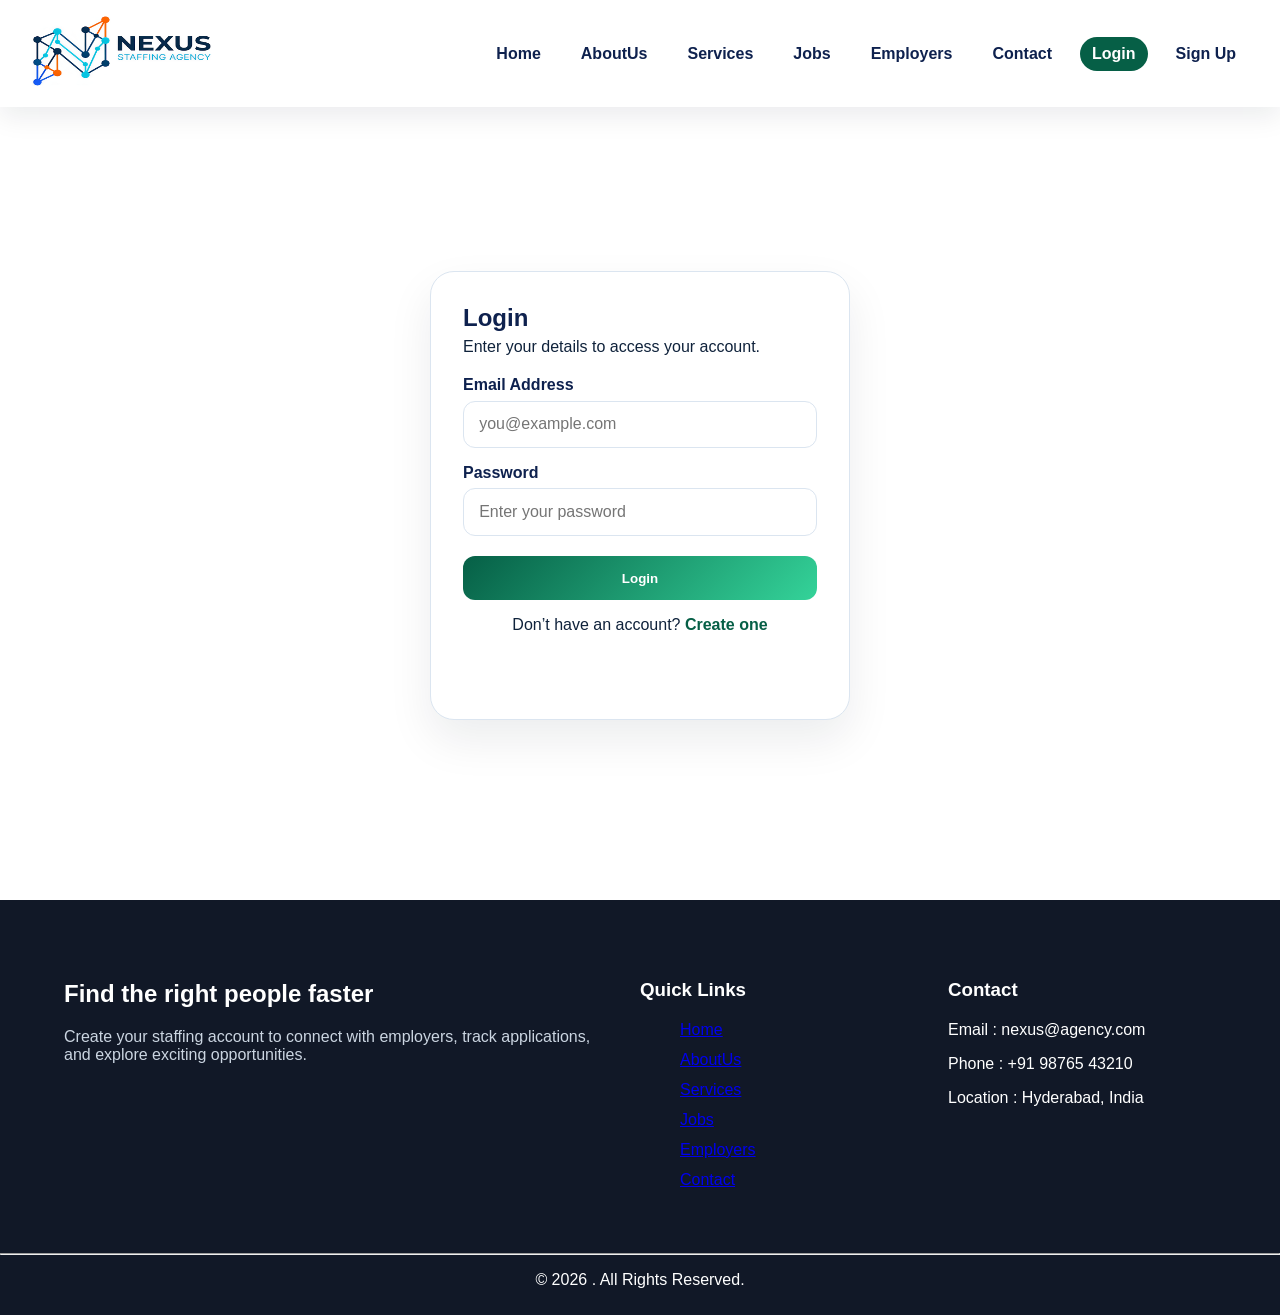
<file: login.html>
<!DOCTYPE html>
<html lang="en">
  <head>
    <meta charset="UTF-8" />
    <meta name="viewport" content="width=device-width, initial-scale=1.0" />
    <title>Staffing Agency | Login</title>
    <link rel="stylesheet" href="login.css" />
  </head>
  <body>
    <div class="page-shell">
      <header class="topbar">
        <a class="brand" href="index.html">
            <img src="logoA.png" class="img">
        </a>
        <button class="hamburger" id="hamburger" aria-label="Toggle navigation" aria-expanded="false">
          <span></span>
          <span></span>
          <span></span>
        </button>
        <nav class="nav-links" id="nav-links">
          <a href="index.html">Home</a>
          <a href="about.html">AboutUs</a>
          <a href="services.html">Services</a>
          <a href="job.html">Jobs</a>
          <a href="employer.html">Employers</a>
          <a href="contact.html">Contact</a>
          <a href="login.html" class="active">Login</a>
          <a href="signup.html">Sign Up</a>
        </nav>
      </header>

      <main class="auth-center">
        <section class="form-card">
          <h2>Login</h2>
          <p class="form-intro">Enter your details to access your account.</p>

          <form id="loginForm" novalidate>
            <div class="input-group">
              <label for="email">Email Address</label>
              <input type="email" id="email" name="email" placeholder="you@example.com" required />
            </div>

            <div class="input-group">
              <label for="password">Password</label>
              <input type="password" id="password" name="password" placeholder="Enter your password" required />
            </div>

            <button type="submit" class="primary-btn">Login</button>
            <p class="form-footer">
              Don’t have an account?
              <a href="signup.html">Create one</a>
            </p>
            <p id="loginMessage" class="form-message" aria-live="polite"></p>
          </form>
        </section>
      </main>
    </div>
    <footer>

        <div class="footer-content">

            <div class="footer-logo">
                   <h2>Find the right people faster</h2>
                <p>
                   Create your staffing account to connect with employers, track applications,
            and explore exciting opportunities.
                </p>
            </div>

            <div class="footer-links">

                <h3>Quick Links</h3>

                <ul>
           <li> <a href="index.html">Home</a> </li>
         <li> <a href="about.html" >AboutUs</a></li> 
         <li> <a href="services.html">Services</a></li> 
         <li><a href="job.html">Jobs</a></li>
         <li><a href="employer.html">Employers</a></li> 
         <li> <a href="contact.html">Contact</a></li> 
                </ul>

            </div>

            <div class="footer-contact">

                <h3>Contact</h3>

                <p>Email : nexus@agency.com</p>
                <p>Phone : +91 98765 43210</p>
                <p>Location : Hyderabad, India</p>

            </div>

        </div>
          <hr 60%>
        <div class="footer-bottom">
            <p>
                © 2026 . All Rights Reserved.
            </p>
        </div>

    </footer>

    <script src="login.js"></script>
  </body>
</html>
</file>
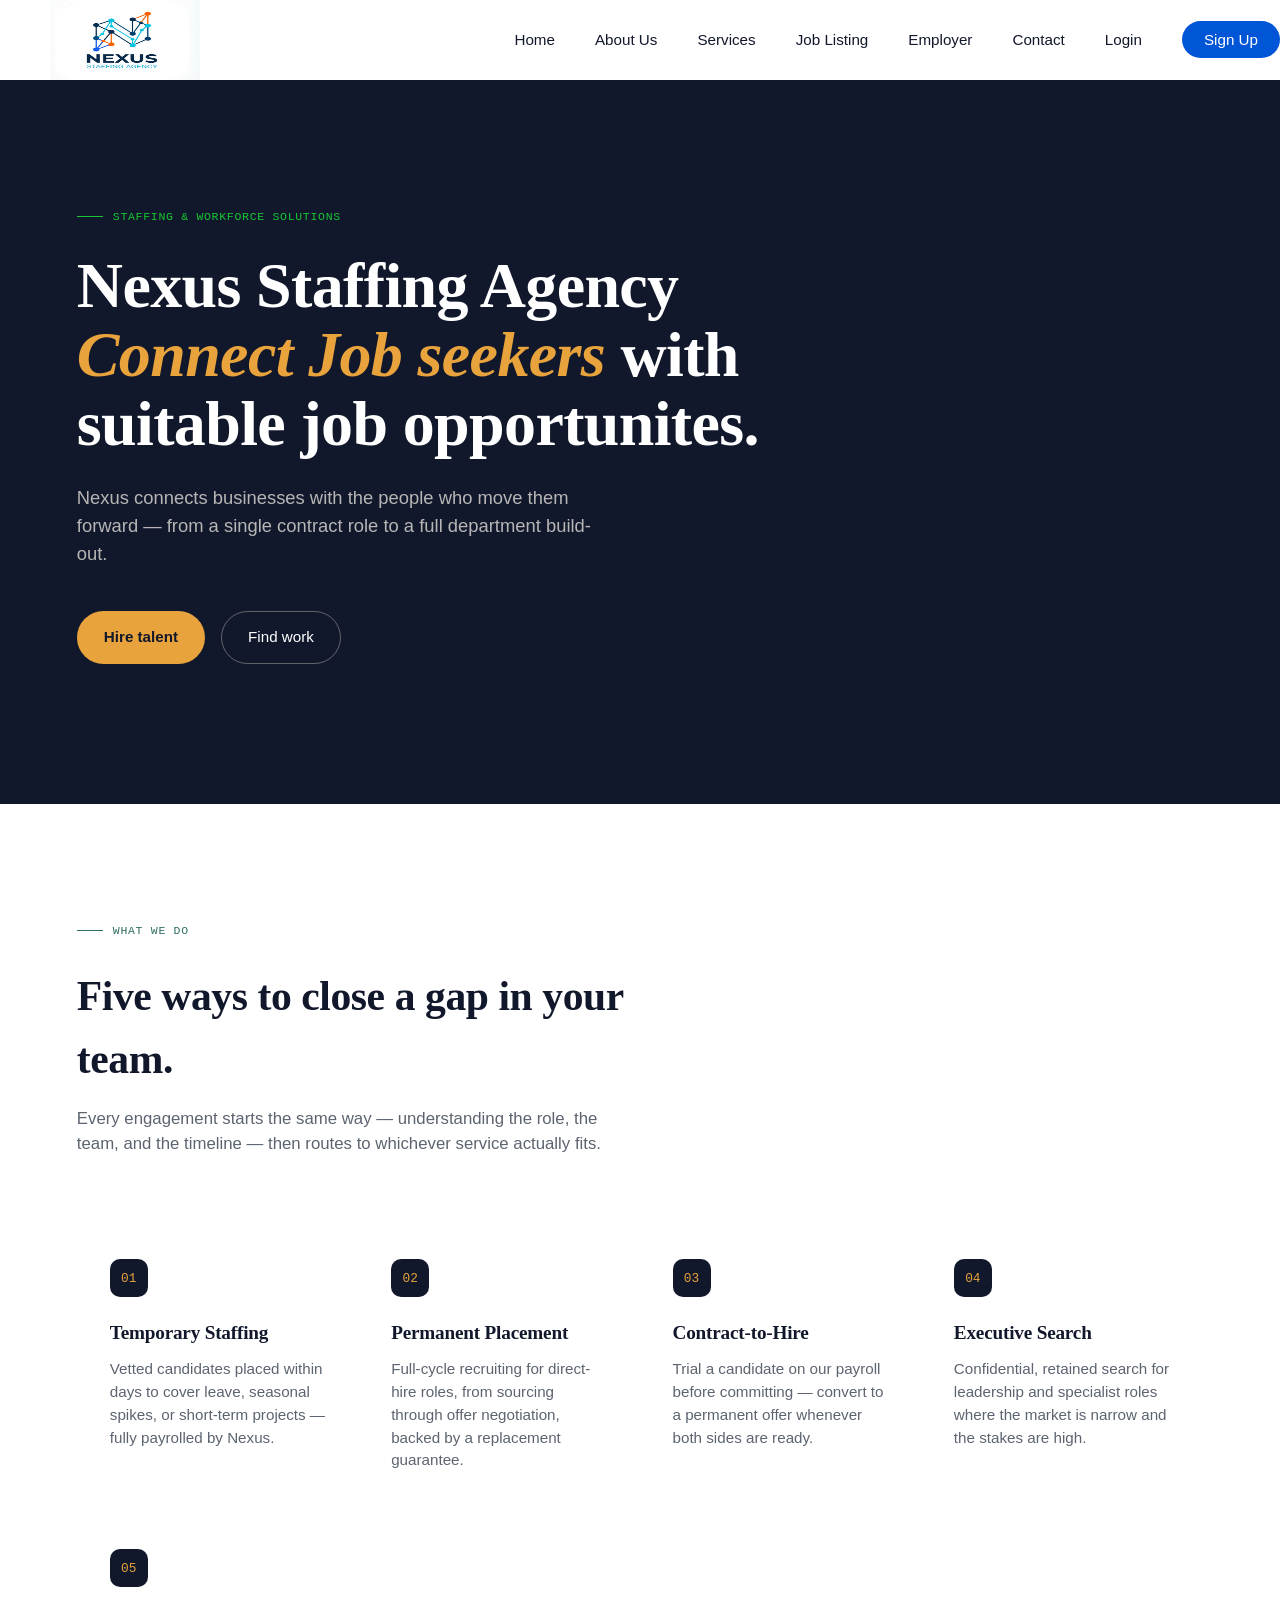
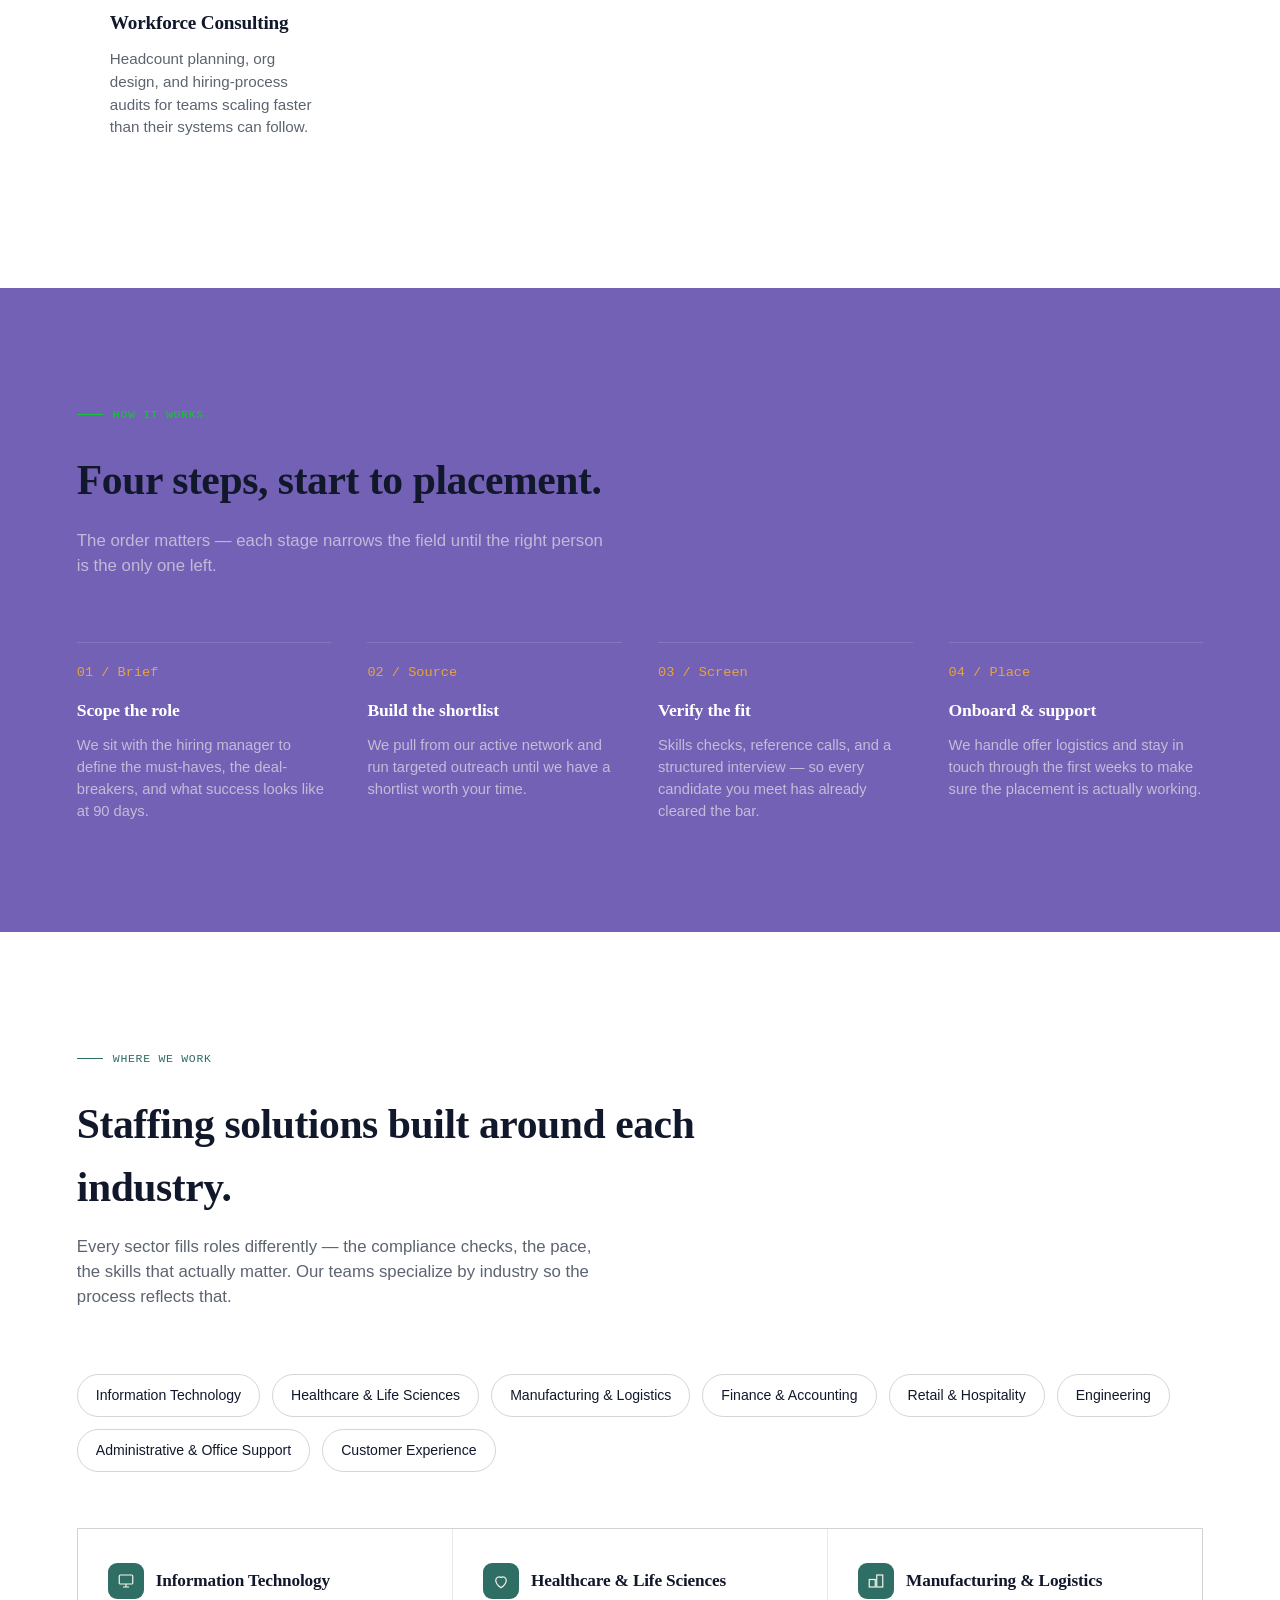
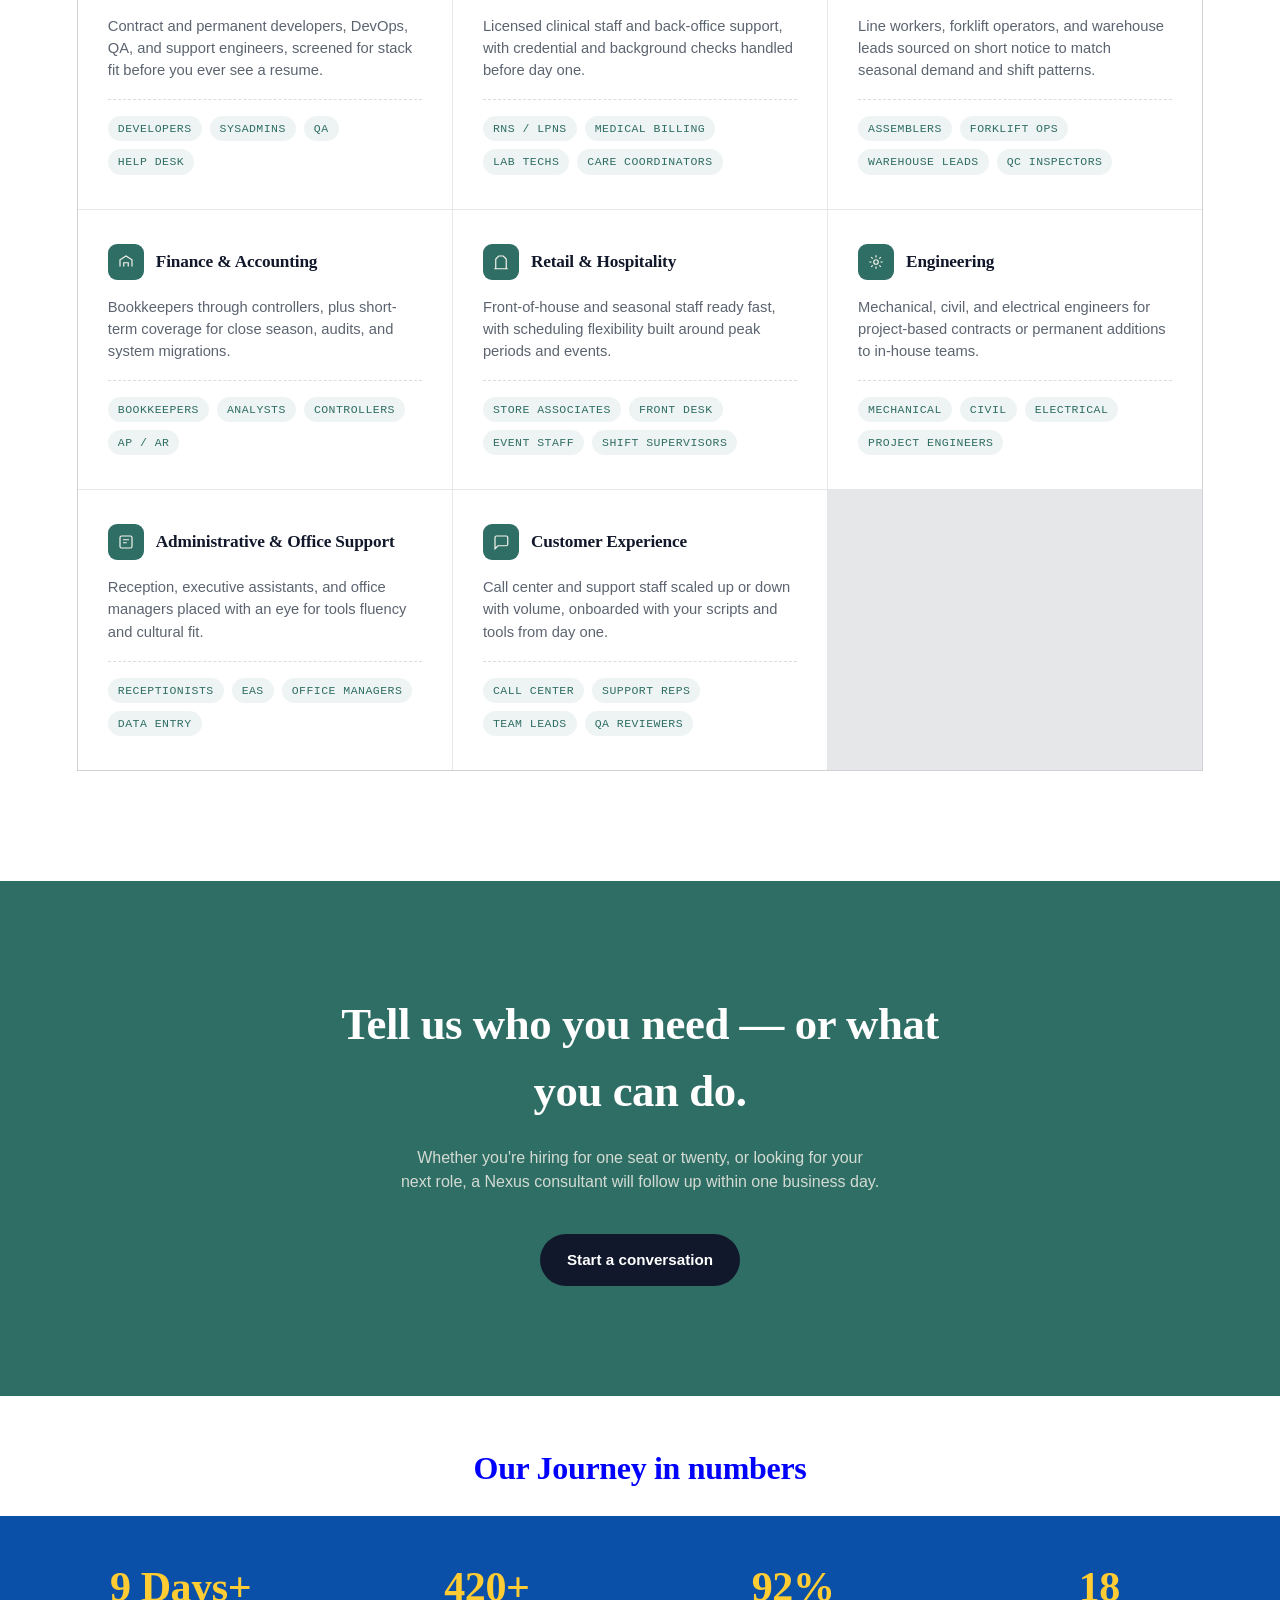
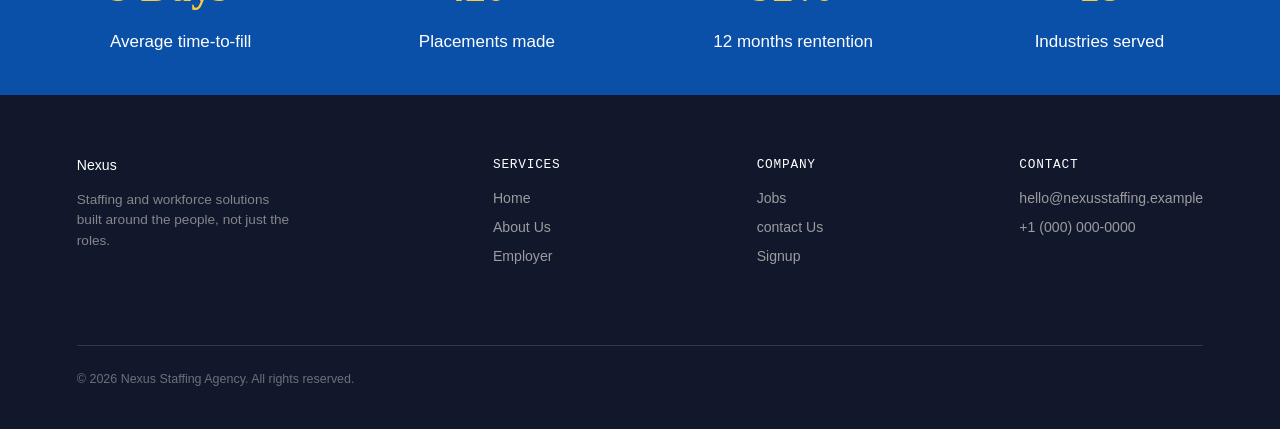
<file: services.html>
<!DOCTYPE html>
<html lang="en">
<head>
<meta charset="UTF-8">
<meta name="viewport" content="width=device-width, initial-scale=1.0">
<title>Nexus Staffing — Services</title>
<style>
  :root{
    --ink:#12182B;
    --ink-2:#7361b6;
    --paper:white;
    --paper-2:#c991c1;
    --verdigris:#2F6E64;
    --verdigris-light:#15c733;
    --amber:#E8A33D;
    --slate:#5C6470;
    --line: rgba(246,243,236,0.14);
    --radius: 14px;
  }

  *{box-sizing:border-box; margin:0; padding:0;}

  body{
    font-family:'IBM Plex Sans', 'Segoe UI', Arial, sans-serif;
    background:var(--paper);
    color:var(--ink);
    line-height:1.5;
    -webkit-font-smoothing:antialiased;
  }

  .navbar {
            display: flex;
            justify-content: space-between;
            align-items: center;
            height: 80px;
        }

        
        .logo-container {
            display: flex;
            align-items: center;
        }

        .logo-img {
            height: 80px;
            width: 200px;
            display: block;
            padding-left: 50px;
        }

        .nav-links {
            display: flex;
            gap: 2.5rem;
            align-items: center;
            list-style: none;
            text-decoration: none;
        }

        .nav-links a {
            font-weight: 500;
            color: var(--text-main);
            transition: var(--transition);
            font-size: 0.95rem;
            list-style: none;
            text-decoration: none;
        }

        .nav-links a:hover, .nav-links a.active {
            color: var(--accent);
        }

        .nav-cta {
            background-color: var(--accent);
            color: var(--white);
            padding: 0.65rem 1.25rem;
            border-radius: 6px;
            transition: var(--transition);
        }

        .nav-cta:hover {
            background-color: var(--accent-hover);
        }
        .signup-btn{
background:#0056d6;
color:#fff!important;
padding:10px 22px;
border-radius:30px;
transition:.3s;
}

.signup-btn:hover{
background:#003f9e;
}

        .hamburger {
            display: none;
            cursor: pointer;
           
        }
        .hamburger span{
          display: block;
          width: 28px;
          height: 3px;
          background: black;
          margin: 5px 0;
        }



          
        

        /*mobile*/
  @media (max-width:768px){
    .stats{
      display: flex !important;
     flex-direction: column;
     align-items: center;
      gap: 15px;
      

    }
    .stat-box{
      width: 100%;
      padding: 20px;
      text-align: center;
      max-width: 320px;
      box-sizing: border-box;

    }
    
    .stat-box h2{
      margin-bottom: 8px;
    }
    .stat-box p{
      font-size: 15px;
    }
    header{
      position: relative;
      z-index:9999;
    }
    .navbar{
      position: relative;
    }
    .nav-links{
      display: none;
      position: absolute;
      top: 100%;
      right: 0;
      width: 220px;
      background: white;
      flex-direction: column;
      padding: 20px;
      box-shadow: 0 5px 15px rgba(0,0,0,0.15);
      gap: 1px;
    }
    .nav-links.active{
      display: flex;
      gap: 10px;
    }
    .nav-links li{
      margin: 10px 0;
      gap: 1px;
    }
    .hamburger{
      display: block;
      cursor: pointer;
      position: relative;
      z-index: 10001;
    }
    .nav-links li a{
      display: block;
      padding: 8px;
      gap: 1px;
    }
  }

  h1,h2,h3{
    font-family:'Fraunces', Georgia, 'Times New Roman', serif;
    font-weight:600;
    letter-spacing:-0.01em;
  }

  .mono{
    font-family:'IBM Plex Mono', 'Courier New', monospace;
    letter-spacing:0.06em;
    text-transform:uppercase;
    font-size:0.72rem;
  }

  a{color:inherit;}

 

  /* ---------- HERO ---------- */
  .hero{
    position:relative;
    background:var(--ink);
    color:var(--paper);
    overflow:hidden;
    padding:0 6vw;
  }
  .hero canvas{
    position:absolute; inset:0; width:100%; height:100%;
    opacity:0.85;
  }
  .hero-inner{
    position:relative; z-index:2;
    max-width:760px;
    padding:120px 0 140px;
  }
  .eyebrow{
    display:inline-flex; align-items:center; gap:10px;
    color:var(--verdigris-light);
    margin-bottom:26px;
  }
  .eyebrow::before{
    content:''; width:26px; height:1px; background:var(--verdigris-light);
  }
  .hero h1{
    font-size:clamp(2.4rem, 5vw, 4rem);
    line-height:1.08;
    margin-bottom:26px;
  }
  .hero h1 em{
    font-style:italic; color:var(--amber);
  }
  .hero p.lede{
    font-size:1.15rem; color:rgba(246,243,236,0.72); max-width:520px; margin-bottom:44px;
  }
  .hero-actions{display:flex; gap:16px; flex-wrap:wrap;}
  .btn{
    padding:14px 26px; border-radius:100px; font-size:0.95rem;
    text-decoration:none; display:inline-block; border:1px solid transparent;
    transition:transform 0.15s ease;
  }
  .btn:hover{transform:translateY(-2px);}
  .btn-primary{background:var(--amber); color:var(--ink); font-weight:600;}
  .btn-ghost{border-color:rgba(246,243,236,0.35); color:var(--paper);}

  

  /* ---------- SECTION SHELL ---------- */
  section{padding:110px 6vw;}
  .section-head{max-width:640px; margin-bottom:64px;}
  .section-head .eyebrow{color:var(--verdigris);}
  .section-head .eyebrow::before{background:var(--verdigris);}
  .section-head h2{font-size:clamp(1.8rem,3.4vw,2.6rem); color:var(--ink);}
  .section-head p{color:var(--slate); margin-top:16px; font-size:1.05rem; max-width:540px;}

  /* ---------- SERVICES GRID ---------- */
  .services-grid{
    display:grid; grid-template-columns:repeat(auto-fit, minmax(280px,1fr));
    gap:1px; background: white;
    border:1px solid white;
  }
  .service-card{
    background:var(--paper);
    padding:38px 32px;
    position:relative;
    transition:background 0.2s ease;
  }
  .service-card:hover{background:var(--paper-2);}
  .service-card .mark{
    width:38px; height:38px; border-radius:10px;
    display:flex; align-items:center; justify-content:center;
    background:var(--ink); color:var(--amber);
    margin-bottom:22px; font-family:'IBM Plex Mono',monospace; font-size:0.8rem;
  }
  .service-card h3{font-size:1.2rem; margin-bottom:10px; color:var(--ink);}
  .service-card p{color:var(--slate); font-size:0.95rem;}

  /* ---------- PROCESS ---------- */
  .process{background:var(--ink-2); color:var(--paper);}
  .process .section-head p{color:rgba(246,243,236,0.6);}
  .process .section-head .eyebrow{color:var(--verdigris-light);}
  .process .section-head .eyebrow::before{background:var(--verdigris-light);}
  .steps{
    display:grid; grid-template-columns:repeat(auto-fit, minmax(240px,1fr));
    gap:36px;
  }
  .step{border-top:1px solid var(--line); padding-top:20px;}
  .step .step-num{font-family:'IBM Plex Mono',monospace; color:var(--amber); font-size:0.85rem;}
  .step h3{font-size:1.1rem; margin:14px 0 10px; color:var(--paper);}
  .step p{color:rgba(246,243,236,0.62); font-size:0.92rem;}

  /* ---------- INDUSTRIES ---------- */
  .chips{display:flex; flex-wrap:wrap; gap:12px; margin-bottom:56px;}
  .chip{
    padding:10px 18px; border:1px solid rgba(18,24,43,0.18);
    border-radius:100px; font-size:0.88rem; color:var(--ink);
  }

  .industry-grid{
    display:grid; grid-template-columns:repeat(auto-fit, minmax(300px,1fr));
    gap:1px; background:rgba(18,24,43,0.1);
    border:1px solid rgba(18,24,43,0.1);
  }
  .industry-card{
    background:var(--paper);
    padding:34px 30px;
    display:flex; flex-direction:column;
    transition:background 0.2s ease;
  }
  .industry-card:hover{background:var(--paper-2);}
  .industry-card .ind-head{
    display:flex; align-items:center; gap:12px; margin-bottom:16px;
  }
  .industry-card .ind-icon{
    width:36px; height:36px; border-radius:9px;
    display:flex; align-items:center; justify-content:center;
    background:var(--verdigris); flex-shrink:0;
  }
  .industry-card .ind-icon svg{width:18px; height:18px;}
  .industry-card h3{font-size:1.08rem; color:var(--ink);}
  .industry-card p{color:var(--slate); font-size:0.92rem; margin-bottom:18px;}
  .industry-card .roles{
    margin-top:auto; padding-top:16px; border-top:1px dashed rgba(18,24,43,0.15);
    display:flex; flex-wrap:wrap; gap:8px;
  }
  .industry-card .role-tag{
    font-family:'IBM Plex Mono',monospace; font-size:0.72rem;
    color:var(--verdigris); background:rgba(47,110,100,0.08);
    padding:4px 10px; border-radius:100px; text-transform:uppercase; letter-spacing:0.04em;
  }

  /* ---------- CTA ---------- */
  .cta{
    background:var(--verdigris); color:var(--paper);
    text-align:center;
  }
  .cta h2{font-size:clamp(1.8rem,3.6vw,2.8rem); max-width:640px; margin:0 auto 20px;}
  .cta p{color:rgba(246,243,236,0.82); max-width:480px; margin:0 auto 40px;}
  .cta .btn-primary{background:var(--ink); color:var(--paper);}

.stats{
    background:#0a4fa8;
    display:grid;
    grid-template-columns:repeat(4,1fr);
    gap:25px;
    text-align:center;
    color:#fff;
    padding: 40px;
}

.stat-box h2{
    font-size:42px;
    margin-bottom:10px;
    color:#ffcc33;
}

.stat-box p{
    font-size:17px;
}
  
  /* ---------- FOOTER ---------- */
  footer{
    background:var(--ink); color:rgba(246,243,236,0.6);
    padding:60px 6vw 40px;
    display:flex; flex-wrap:wrap; justify-content:space-between; gap:30px;
    font-size:0.88rem;
  }
  footer .brand{color:var(--paper);}
  footer .col h4{color:var(--paper); font-size:0.8rem; text-transform:uppercase; letter-spacing:0.06em; margin-bottom:14px; font-family:'IBM Plex Mono',monospace; font-weight:400;}
  footer .col a{display:block; margin-bottom:8px; text-decoration:none;}
  footer .col a:hover{color:var(--paper);}
  .footer-bottom{
    width:100%; border-top:1px solid var(--line); margin-top:40px; padding-top:24px;
    font-size:0.78rem; color:rgba(246,243,236,0.4);
  }

  @media (prefers-reduced-motion: reduce){
    .hero canvas{display:none;}
  }

  @media (max-width:720px){
    nav ul{display:none;}
    section{padding:70px 6vw;}
    .hero-inner{padding:80px 0 90px;}
  }


  
</style>
</head>
<body>


    <header>
        <div class="container navbar">
           
            <a href="#" class="logo-container"><img src="staffing agency.img" alt="Nexus logo" class="logo-img"></a>

        
            <nav>
                <ul class="nav-links" id="navLinks">
                    <li><a href="index.html">Home</a></li>
                    <li><a href="about.html">About Us</a></li>
                    <li><a href="services.html">Services</a></li>
                    <li><a href="job.html">Job Listing</a></li>
                    <li><a href="employer.html">Employer</a></li>
                    <li><a href="contact.html">Contact</a></li>
                    <li><a href="login.html">Login</a></li>
                    <li><a href="signup.html" class="signup-btn">Sign Up</a></li>

                </ul>
            </nav>

            <div class="hamburger" id="hamburgerBtn">
              <span></span>
              <span></span>
              <span></span>
            </div>
        </div>
    </header>



<section class="hero">
  <canvas id="net"></canvas>
  <div class="hero-inner">
    <div class="eyebrow mono">Staffing &amp; workforce solutions</div>
    <h1>Nexus Staffing Agency  <em>Connect Job seekers</em> with suitable job opportunites.</h1>
    <p class="lede">Nexus connects businesses with the people who move them forward — from a single contract role to a full department build-out.</p>
    <div class="hero-actions">
      <a class="btn btn-primary" href="job.html">Hire talent</a>
      <a class="btn btn-ghost" href="contact.html">Find work</a>
    </div>
  </div>
  
</section>

<section id="services">
  <div class="section-head">
    <div class="eyebrow mono">What we do</div>
    <h2>Five ways to close a gap in your team.</h2>
    <p>Every engagement starts the same way — understanding the role, the team, and the timeline — then routes to whichever service actually fits.</p>
  </div>
  <div class="services-grid">
    <div class="service-card">
      <div class="mark">01</div>
      <h3>Temporary Staffing</h3>
      <p>Vetted candidates placed within days to cover leave, seasonal spikes, or short-term projects — fully payrolled by Nexus.</p>
    </div>
    <div class="service-card">
      <div class="mark">02</div>
      <h3>Permanent Placement</h3>
      <p>Full-cycle recruiting for direct-hire roles, from sourcing through offer negotiation, backed by a replacement guarantee.</p>
    </div>
    <div class="service-card">
      <div class="mark">03</div>
      <h3>Contract-to-Hire</h3>
      <p>Trial a candidate on our payroll before committing — convert to a permanent offer whenever both sides are ready.</p>
    </div>
    <div class="service-card">
      <div class="mark">04</div>
      <h3>Executive Search</h3>
      <p>Confidential, retained search for leadership and specialist roles where the market is narrow and the stakes are high.</p>
    </div>
    <div class="service-card">
      <div class="mark">05</div>
      <h3>Workforce Consulting</h3>
      <p>Headcount planning, org design, and hiring-process audits for teams scaling faster than their systems can follow.</p>
    </div>
  </div>
</section>

<section class="process" id="process">
  <div class="section-head">
    <div class="eyebrow mono">How it works</div>
    <h2>Four steps, start to placement.</h2>
    <p>The order matters — each stage narrows the field until the right person is the only one left.</p>
  </div>
  <div class="steps">
    <div class="step">
      <div class="step-num">01 / Brief</div>
      <h3>Scope the role</h3>
      <p>We sit with the hiring manager to define the must-haves, the deal-breakers, and what success looks like at 90 days.</p>
    </div>
    <div class="step">
      <div class="step-num">02 / Source</div>
      <h3>Build the shortlist</h3>
      <p>We pull from our active network and run targeted outreach until we have a shortlist worth your time.</p>
    </div>
    <div class="step">
      <div class="step-num">03 / Screen</div>
      <h3>Verify the fit</h3>
      <p>Skills checks, reference calls, and a structured interview — so every candidate you meet has already cleared the bar.</p>
    </div>
    <div class="step">
      <div class="step-num">04 / Place</div>
      <h3>Onboard &amp; support</h3>
      <p>We handle offer logistics and stay in touch through the first weeks to make sure the placement is actually working.</p>
    </div>
  </div>
</section>

<section id="industries">
  <div class="section-head">
    <div class="eyebrow mono">Where we work</div>
    <h2>Staffing solutions built around each industry.</h2>
    <p>Every sector fills roles differently — the compliance checks, the pace, the skills that actually matter. Our teams specialize by industry so the process reflects that.</p>
  </div>

  <div class="chips">
    <span class="chip">Information Technology</span>
    <span class="chip">Healthcare &amp; Life Sciences</span>
    <span class="chip">Manufacturing &amp; Logistics</span>
    <span class="chip">Finance &amp; Accounting</span>
    <span class="chip">Retail &amp; Hospitality</span>
    <span class="chip">Engineering</span>
    <span class="chip">Administrative &amp; Office Support</span>
    <span class="chip">Customer Experience</span>
  </div>

  <div class="industry-grid">

    <div class="industry-card">
      <div class="ind-head">
        <div class="ind-icon">
          <svg viewBox="0 0 24 24" fill="none"><rect x="3" y="4" width="18" height="12" rx="1.5" stroke="#F6F3EC" stroke-width="1.6"/><path d="M8 20h8M12 16v4" stroke="#F6F3EC" stroke-width="1.6"/></svg>
        </div>
        <h3>Information Technology</h3>
      </div>
      <p>Contract and permanent developers, DevOps, QA, and support engineers, screened for stack fit before you ever see a resume.</p>
      <div class="roles">
        <span class="role-tag">Developers</span>
        <span class="role-tag">SysAdmins</span>
        <span class="role-tag">QA</span>
        <span class="role-tag">Help Desk</span>
      </div>
    </div>

    <div class="industry-card">
      <div class="ind-head">
        <div class="ind-icon">
          <svg viewBox="0 0 24 24" fill="none"><path d="M12 21s-7-4.5-7-10a4.5 4.5 0 0 1 7-3.7A4.5 4.5 0 0 1 19 11c0 5.5-7 10-7 10Z" stroke="#F6F3EC" stroke-width="1.6"/></svg>
        </div>
        <h3>Healthcare &amp; Life Sciences</h3>
      </div>
      <p>Licensed clinical staff and back-office support, with credential and background checks handled before day one.</p>
      <div class="roles">
        <span class="role-tag">RNs / LPNs</span>
        <span class="role-tag">Medical Billing</span>
        <span class="role-tag">Lab Techs</span>
        <span class="role-tag">Care Coordinators</span>
      </div>
    </div>

    <div class="industry-card">
      <div class="ind-head">
        <div class="ind-icon">
          <svg viewBox="0 0 24 24" fill="none"><rect x="3" y="10" width="8" height="10" stroke="#F6F3EC" stroke-width="1.6"/><rect x="13" y="4" width="8" height="16" stroke="#F6F3EC" stroke-width="1.6"/></svg>
        </div>
        <h3>Manufacturing &amp; Logistics</h3>
      </div>
      <p>Line workers, forklift operators, and warehouse leads sourced on short notice to match seasonal demand and shift patterns.</p>
      <div class="roles">
        <span class="role-tag">Assemblers</span>
        <span class="role-tag">Forklift Ops</span>
        <span class="role-tag">Warehouse Leads</span>
        <span class="role-tag">QC Inspectors</span>
      </div>
    </div>

    <div class="industry-card">
      <div class="ind-head">
        <div class="ind-icon">
          <svg viewBox="0 0 24 24" fill="none"><path d="M4 18V9l8-5 8 5v9" stroke="#F6F3EC" stroke-width="1.6"/><path d="M9 18v-5h6v5" stroke="#F6F3EC" stroke-width="1.6"/></svg>
        </div>
        <h3>Finance &amp; Accounting</h3>
      </div>
      <p>Bookkeepers through controllers, plus short-term coverage for close season, audits, and system migrations.</p>
      <div class="roles">
        <span class="role-tag">Bookkeepers</span>
        <span class="role-tag">Analysts</span>
        <span class="role-tag">Controllers</span>
        <span class="role-tag">AP / AR</span>
      </div>
    </div>

    <div class="industry-card">
      <div class="ind-head">
        <div class="ind-icon">
          <svg viewBox="0 0 24 24" fill="none"><path d="M3 21h18M5 21V8l4-4h6l4 4v13" stroke="#F6F3EC" stroke-width="1.6"/></svg>
        </div>
        <h3>Retail &amp; Hospitality</h3>
      </div>
      <p>Front-of-house and seasonal staff ready fast, with scheduling flexibility built around peak periods and events.</p>
      <div class="roles">
        <span class="role-tag">Store Associates</span>
        <span class="role-tag">Front Desk</span>
        <span class="role-tag">Event Staff</span>
        <span class="role-tag">Shift Supervisors</span>
      </div>
    </div>

    <div class="industry-card">
      <div class="ind-head">
        <div class="ind-icon">
          <svg viewBox="0 0 24 24" fill="none"><circle cx="12" cy="12" r="3" stroke="#F6F3EC" stroke-width="1.6"/><path d="M12 3v3M12 18v3M3 12h3M18 12h3M5.6 5.6l2 2M16.4 16.4l2 2M5.6 18.4l2-2M16.4 7.6l2-2" stroke="#F6F3EC" stroke-width="1.6"/></svg>
        </div>
        <h3>Engineering</h3>
      </div>
      <p>Mechanical, civil, and electrical engineers for project-based contracts or permanent additions to in-house teams.</p>
      <div class="roles">
        <span class="role-tag">Mechanical</span>
        <span class="role-tag">Civil</span>
        <span class="role-tag">Electrical</span>
        <span class="role-tag">Project Engineers</span>
      </div>
    </div>

    <div class="industry-card">
      <div class="ind-head">
        <div class="ind-icon">
          <svg viewBox="0 0 24 24" fill="none"><rect x="4" y="4" width="16" height="16" rx="2" stroke="#F6F3EC" stroke-width="1.6"/><path d="M8 9h8M8 13h5" stroke="#F6F3EC" stroke-width="1.6"/></svg>
        </div>
        <h3>Administrative &amp; Office Support</h3>
      </div>
      <p>Reception, executive assistants, and office managers placed with an eye for tools fluency and cultural fit.</p>
      <div class="roles">
        <span class="role-tag">Receptionists</span>
        <span class="role-tag">EAs</span>
        <span class="role-tag">Office Managers</span>
        <span class="role-tag">Data Entry</span>
      </div>
    </div>

    <div class="industry-card">
      <div class="ind-head">
        <div class="ind-icon">
          <svg viewBox="0 0 24 24" fill="none"><path d="M21 15a2 2 0 0 1-2 2H8l-4 4V6a2 2 0 0 1 2-2h13a2 2 0 0 1 2 2Z" stroke="#F6F3EC" stroke-width="1.6"/></svg>
        </div>
        <h3>Customer Experience</h3>
      </div>
      <p>Call center and support staff scaled up or down with volume, onboarded with your scripts and tools from day one.</p>
      <div class="roles">
        <span class="role-tag">Call Center</span>
        <span class="role-tag">Support Reps</span>
        <span class="role-tag">Team Leads</span>
        <span class="role-tag">QA Reviewers</span>
      </div>
    </div>

  </div>
</section>

<section class="cta" id="cta">
  <h2>Tell us who you need — or what you can do.</h2>
  <p>Whether you're hiring for one seat or twenty, or looking for your next role, a Nexus consultant will follow up within one business day.</p>
  <a class="btn btn-primary" href="contact.html">Start a conversation</a>
</section>
<br>
<br>



  <center><h1 style="color: blue;">Our Journey in numbers</h1></center>
    <br>

  <section class="stats">

        <div class="stat-box">
            <h2>9 Days+</h2>
            <p>Average time-to-fill</p>
        </div>

        <div class="stat-box">
            <h2>420+</h2>
            <p>Placements made</p>
        </div>

        <div class="stat-box">
            <h2>92%</h2>
            <p>12 months rentention</p>
        </div>

        <div class="stat-box">
            <h2>18</h2>
            <p>Industries served</p>
        </div>

    </section>

<footer>
  <div class="col">
    <div class="brand" style="margin-bottom:14px;">Nexus</div>
    <p style="max-width:220px; color:rgba(246,243,236,0.5); font-size:0.85rem;">Staffing and workforce solutions built around the people, not just the roles.</p>
  </div>
  <div class="col">
    <h4>Services</h4>
    <a href="index.html">Home</a>
    <a href="about.html">About Us</a>
    <a href="employer.html">Employer</a>
  </div>
  <div class="col">
    <h4>Company</h4>
    <a href="job.html">Jobs</a>
    <a href="contact.html">contact Us</a>
    <a href="signup.html">Signup</a>
  </div>
  <div class="col">
    <h4>Contact</h4>
    <a href="mailto:hello@nexusstaffing.example">hello@nexusstaffing.example</a>
    <a href="tel:+10000000000">+1 (000) 000-0000</a>
  </div>
  <div class="footer-bottom">© 2026 Nexus Staffing Agency. All rights reserved.</div>
</footer>
<script>
  const hamburgerBtn=document.getElementById("hamburgerBtn");
  document.getElementById("navLinks");

  hamburgerBtn.addEventListener("click", function(){
    navLinks.classList.toggle("active");
  });




</script>



</body>
</html>
</file>
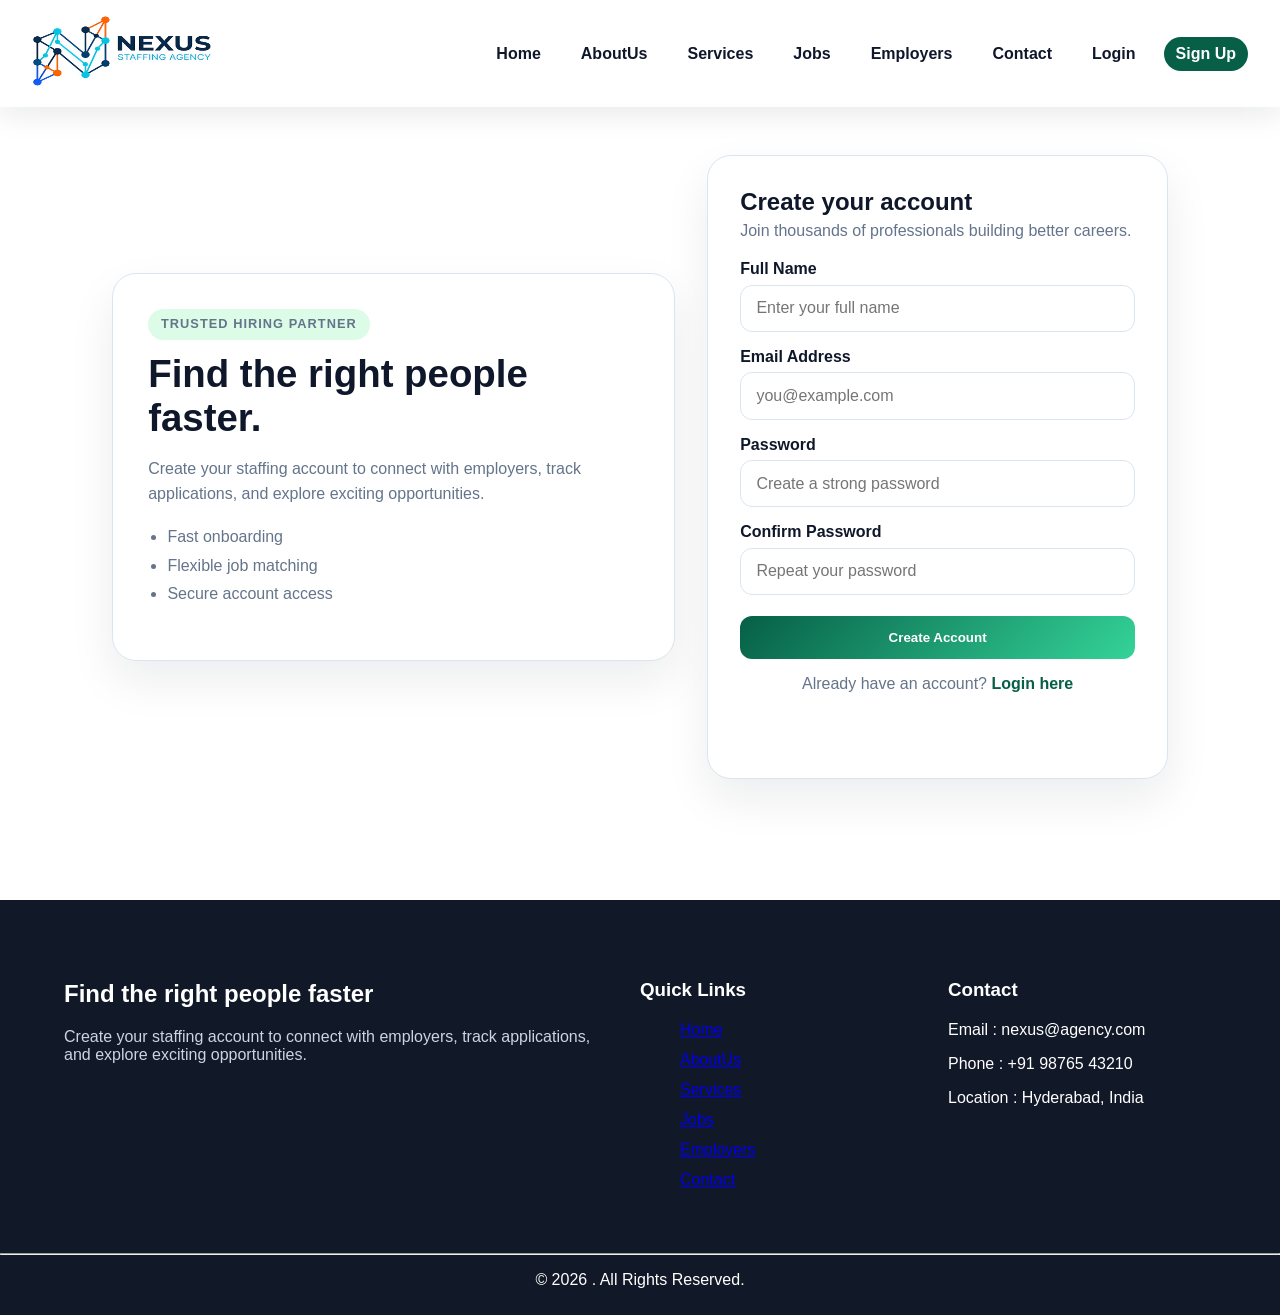
<file: signup.html>
<!DOCTYPE html>
<html lang="en">
  <head>
    <meta charset="UTF-8" />
    <meta name="viewport" content="width=device-width, initial-scale=1.0" />
    <title>Staffing Agency | Sign Up</title>
    <link rel="stylesheet" href="signup.css" />
  </head>
  <body>
    <div class="page-shell">
      <header class="topbar">
         <a class="brand" href="index.html">
            <img src="logoA.png" class="img">
        </a>
        <button class="hamburger" id="hamburger" aria-label="Toggle navigation" aria-expanded="false">
          <span></span>
          <span></span>
          <span></span>
        </button>
        <nav class="nav-links" id="nav-links">
         <a href="index.html">Home</a>
          <a href="about.html" >AboutUs</a>
          <a href="services.html">Services</a>
           <a href="job.html">Jobs</a>
          <a href="employer.html">Employers</a>
          <a href="contact.html">Contact</a>
          <a href="login.html">Login</a>
          <a href="signup.html" class="active">Sign Up</a>
        </nav>
      </header>

      <main class="auth-section">
        <section class="info-card">
          <p class="eyebrow">Trusted hiring partner</p>
          <h1>Find the right people faster.</h1>
          <p>
            Create your staffing account to connect with employers, track applications,
            and explore exciting opportunities.
          </p>
          <ul>
            <li>Fast onboarding</li>
            <li>Flexible job matching</li>
            <li>Secure account access</li>
          </ul>
        </section>

        <section class="form-card">
          <h2>Create your account</h2>
          <p class="form-intro">Join thousands of professionals building better careers.</p>

          <form id="signupForm" novalidate>
            <div class="input-group">
              <label for="fullName">Full Name</label>
              <input type="text" id="fullName" name="fullName" placeholder="Enter your full name" required />
            </div>

            <div class="input-group">
              <label for="email">Email Address</label>
              <input type="email" id="email" name="email" placeholder="you@example.com" required />
            </div>

            <div class="input-group">
              <label for="password">Password</label>
              <input type="password" id="password" name="password" placeholder="Create a strong password" required />
            </div>

            <div class="input-group">
              <label for="confirmPassword">Confirm Password</label>
              <input type="password" id="confirmPassword" name="confirmPassword" placeholder="Repeat your password" required />
            </div>

            <button type="submit" class="primary-btn">Create Account</button>
            <p class="form-footer">
              Already have an account?
              <a href="login.html">Login here</a>
            </p>
            <p id="signupMessage" class="form-message" aria-live="polite"></p>
          </form>
        </section>
      </main>
    </div>
    <footer>

        <div class="footer-content">

            <div class="footer-logo">
                <h2>Find the right people faster</h2>
                <p>
                   Create your staffing account to connect with employers, track applications,
            and explore exciting opportunities.
                </p>
            </div>

            <div class="footer-links">

                <h3>Quick Links</h3>

                <ul>
           <li> <a href="index.html">Home</a> </li>
         <li> <a href="about.html" >AboutUs</a></li> 
         <li> <a href="services.html">Services</a></li> 
         <li><a href="job.html">Jobs</a></li>
         <li><a href="employer.html">Employers</a></li> 
         <li> <a href="contact.html">Contact</a></li> 
                </ul>

            </div>

            <div class="footer-contact">

                <h3>Contact</h3>

                <p>Email : nexus@agency.com</p>
                <p>Phone : +91 98765 43210</p>
                <p>Location : Hyderabad, India</p>

            </div>

        </div>
            <hr 80%>
        <div class="footer-bottom">
            <p>
                © 2026 . All Rights Reserved.
            </p>
        </div>

    </footer>

    <script src="singup.js"></script>
  </body>
</html>
</file>
<file: abcss.css>
* {
    margin: 0;
    padding: 0;
    box-sizing: border-box;
    font-family: 'Poppins', sans-serif;
}

html {
    scroll-behavior: smooth;
}

body {
    background: #f5f8fc;
    color: #333;
}

/* NAVBAR */

nav {
    position: fixed;
    top: 0;
    left: 0;
    width: 100%;
    background: #fff;
    display: flex;
    justify-content: space-between;
    align-items: center;
    padding: 12px 3%;
    box-shadow: 0 3px 20px rgba(0, 0, 0, .08);
    z-index: 999;
    list-style: none;
}

.logo {
    display: flex;
    align-items: center;
    gap: 12px;
}

.logo img {
    height: 65px;
}

.logo h2 {
    color: #06244d;
    font-size: 25px;
}

.menu {
    display: flex;
    gap: 35px;
}

.menu a {
    text-decoration: none;
    color: #06244d;
    font-weight: 500;
    transition: .3s;
    position: relative;
}

.signup-btn {
    background: #0056d6;
    color: #fff !important;
    padding: 10px 22px;
    border-radius: 30px;
    transition: .3s;
}

.signup-btn:hover {
    background: #003f9e;
}

.menu a:hover {
    color: #0aa7e9;
}

.menu a::after {
    content: '';
    position: absolute;
    width: 0%;
    height: 2px;
    background: #0aa7e9;
    bottom: -5px;
    left: 0;
    transition: .3s;
}

.menu a:hover::after {
    width: 100%;
}

.hamburger {
    display: none;
    font-size: 32px;
    cursor: pointer;
    color: #06244d;
}

/* HERO */

.hero {
    margin-top: 90px;
    padding: 80px 8%;
    display: grid;
    grid-template-columns: repeat(2, 1fr);
    align-items: center;
    gap: 60px;
    background: linear-gradient(135deg, #eaf8ff, #ffffff);
}

.hero img {
    width: 100%;
    max-width: 500px;
    margin: auto;
    animation: float 4s infinite ease-in-out;
}

@keyframes float {
    50% {
        transform: translateY(-10px);
    }
}

.hero h1 {
    font-size: 50px;
    color: #06244d;
    margin-bottom: 20px;
}

.hero h1 span {
    color: #09a8e8;
}

.hero p {
    line-height: 1.8;
    font-size: 18px;
    color: #555;
    margin-bottom: 30px;
}

.btn {
    display: inline-block;
    padding: 15px 35px;
    background: #0aa7e9;
    color: #fff;
    text-decoration: none;
    border-radius: 50px;
    transition: .3s;
    font-weight: 600;
}

.btn:hover {
    background: #06244d;
    transform: translateY(-4px);
}

/* STATS */

.stats {
    padding: 80px 8%;
    display: grid;
    grid-template-columns: repeat(auto-fit, minmax(220px, 1fr));
    gap: 25px;
}

.stat {
    background: #fff;
    padding: 40px;
    border-radius: 18px;
    text-align: center;
    box-shadow: 0 10px 25px rgba(0, 0, 0, .08);
    transition: .4s;
}

.stat:hover {
    transform: translateY(-10px);
}

.stat h2 {
    font-size: 42px;
    color: #0aa7e9;
}

.stat p {
    margin-top: 10px;
    font-weight: 500;
}

/* ABOUT */

.about {
    padding: 80px 8%;
    display: grid;
    grid-template-columns: repeat(2, 1fr);
    gap: 40px;
}

.card {
    background: #fff;
    padding: 40px;
    border-radius: 20px;
    box-shadow: 0 10px 30px rgba(0, 0, 0, .08);
    transition: .4s;
}

.card:hover {
    transform: translateY(-8px);
}

.card h2 {
    color: #06244d;
    margin-bottom: 20px;
}

.card p {
    line-height: 1.9;
}

/* WHY */

.why {
    padding: 80px 8%;
    text-align: center;
}

.why h2 {
    font-size: 40px;
    color: #06244d;
    margin-bottom: 60px;
}

.features {
    display: grid;
    grid-template-columns: repeat(auto-fit, minmax(250px, 1fr));
    gap: 25px;
}

.feature {
    background: #fff;
    padding: 35px;
    border-radius: 20px;
    box-shadow: 0 10px 25px rgba(0, 0, 0, .08);
    transition: .4s;
}

.feature:hover {
    background: #0aa7e9;
    color: #fff;
    transform: translateY(-8px);
}

.feature h3 {
    margin: 20px 0;
}

/* CTA */

.cta {
    padding: 80px 8%;
    text-align: center;
    background: linear-gradient(135deg, #06244d, #0aa7e9);
    color: white;
}

.cta h2 {
    font-size: 42px;
    margin-bottom: 20px;
}

.cta p {
    max-width: 700px;
    margin: auto;
    line-height: 1.8;
    margin-bottom: 35px;
}

.cta .btn {
    background: white;
    color: #06244d;
}

/* FOOTER */

footer {
    padding: 25px;
    text-align: center;
    background: #02162d;
    color: white;
}


/* MOBILE */

@media(max-width:900px) {

    .hero,
    .about {
        grid-template-columns: 1fr;
        text-align: center;
    }

    .hero h1 {
        font-size: 40px;
    }

    .menu {
        position: absolute;
        top: 80px;
        left: -100%;
        background: white;
        width: 100%;
        flex-direction: column;
        padding: 10px;
        align-items: center;
        transition: .4s;
        box-shadow: 0 10px 20px rgba(0, 0, 0, .08);
    }

    .menu.active {
        left: 0;
    }

    .hamburger {
        display: block;
    }

}

@media(max-width:600px) {

    .hero {
        padding: 60px 20px;
    }

    .hero h1 {
        font-size: 32px;
    }

    .hero p {
        font-size: 16px;
    }

    .stats,
    .about,
    .why,
    .cta {
        padding: 60px 20px;
    }

    .logo img {
        height: 55px;
    }

}
</file>
<file: job.css>
/* ===========================
   GOOGLE FONT & RESET
=========================== */

@import url('https://fonts.googleapis.com/css2?family=Poppins:wght@300;400;500;600;700;800&display=swap');

*{
margin:0;
padding:0;
box-sizing:border-box;
font-family:'Poppins',sans-serif;
}

body{
background:#f5f7fb;
color:#222;
}

/*===========================
 NAVBAR
===========================*/

header{
position:sticky;
top:0;
z-index:1000;
background:#fff;
box-shadow:0 3px 15px rgba(0,0,0,.08);
}

.navbar{
max-width:1400px;
margin:auto;
padding:15px 40px;
display:flex;
align-items:center;
justify-content:space-between;
}

.logo{
display:flex;
align-items:center;
gap:12px;
}

.logo img{
width:120px;
height:56px;
border-radius:0;
object-fit:contain;
display:block;
flex-shrink:0;
}

.logo h2{
font-size:26px;
font-weight:700;
color:#004aad;
}

.nav-links{
display:flex;
list-style:none;
gap:28px;
align-items:center;
}

.nav-links li a{
text-decoration:none;
color:#333;
font-weight:500;
transition:.3s;
}

.nav-links li a:hover,
.nav-links li a.active{
color:#0056d6;
}

.signup-btn{
background:#0056d6;
color:#fff!important;
padding:10px 22px;
border-radius:30px;
transition:.3s;
}

.signup-btn:hover{
background:#003f9e;
}

.menu-btn{
display:none;
font-size:30px;
cursor:pointer;
color:#0056d6;
}

/*===========================
 SEARCH SECTION
===========================*/

.search-section{
max-width:1300px;
margin:40px auto;
padding:40px;
background:#fff;
border-radius:18px;
box-shadow:0 10px 30px rgba(0,0,0,.08);
}

.search-section h1{
font-size:40px;
text-align:center;
color:#003f9e;
margin-bottom:10px;
}

.search-section p{
text-align:center;
color:#666;
margin-bottom:35px;
}

.search-bar{
display:grid;
grid-template-columns:repeat(5,1fr);
gap:18px;
}

.search-input{
display:flex;
align-items:center;
background:#f3f5fb;
padding:15px;
border-radius:12px;
}

.search-input i{
color:#0056d6;
margin-right:12px;
font-size:18px;
}

.search-input input,
.search-input select{
width:100%;
border:none;
outline:none;
background:none;
font-size:15px;
}

#searchBtn{
border:none;
background:#0056d6;
color:#fff;
font-size:16px;
font-weight:600;
border-radius:12px;
cursor:pointer;
transition:.3s;
}

#searchBtn:hover{
background:#003f9e;
transform:translateY(-2px);
}

/*===========================
 JOB SECTION
===========================*/

.jobs-section{
max-width:1300px;
margin:auto;
padding:20px;
display:grid;
grid-template-columns:repeat(2,1fr);
gap:28px;
}

.job-card{
background:#fff;
padding:28px;
border-radius:18px;
box-shadow:0 10px 25px rgba(0,0,0,.08);
transition:.35s;
border:1px solid #ececec;
}

.job-card:hover{
transform:translateY(-8px);
box-shadow:0 18px 35px rgba(0,0,0,.12);
}

.company-header{
display:flex;
align-items:center;
gap:18px;
margin-bottom:18px;
}

.company-logo{
width:65px;
height:65px;
border-radius:50%;
display:flex;
align-items:center;
justify-content:center;
font-size:22px;
font-weight:700;
color:#fff;
}

/* Badge Colors */

.blue{background:#1976d2;}
.green{background:#16a34a;}
.orange{background:#fb8c00;}
.purple{background:#7b1fa2;}
.red{background:#e53935;}
.teal{background:#00897b;}
.sky{background:#03a9f4;}
.pink{background:#d81b60;}
.navy{background:#1e3a8a;}
.violet{background:#6d28d9;}

.company-header h2{
font-size:24px;
margin-bottom:5px;
}

.company-header h4{
font-size:15px;
color:#777;
font-weight:500;
}

/*===========================
 JOB INFO
===========================*/

.job-info{
display:flex;
flex-wrap:wrap;
gap:15px;
margin:18px 0;
}

.job-info span{
background:#eef4ff;
padding:10px 15px;
border-radius:25px;
font-size:14px;
font-weight:500;
color:#0056d6;
}

.job-info i{
margin-right:6px;
}

/*===========================
 SKILLS
===========================*/

.skills{
display:flex;
flex-wrap:wrap;
gap:12px;
margin-top:18px;
}

.skills span{
background:#f2f4f8;
padding:9px 16px;
border-radius:20px;
font-size:14px;
transition:.3s;
}

.skills span:hover{
background:#0056d6;
color:#fff;
}

/*===========================
 JOB FOOTER
===========================*/

.job-footer{
display:flex;
justify-content:space-between;
align-items:center;
margin-top:25px;
}

.job-footer p{
color:#777;
font-size:14px;
}

.apply-btn{
background:#0056d6;
color:#fff;
border:none;
padding:12px 22px;
border-radius:30px;
font-size:15px;
font-weight:600;
cursor:pointer;
transition:.3s;
}

.apply-btn:hover{
background:#003f9e;
transform:scale(1.05);
}
/*==============================
  APPLY POPUP
==============================*/

.popup{
position:fixed;
top:0;
left:0;
width:100%;
height:100%;
background:rgba(0,0,0,.55);
display:none;
justify-content:center;
align-items:center;
padding:20px;
overflow-y:auto;
z-index:9999;
backdrop-filter:blur(5px);
animation:fadeIn .3s ease;
}

.popup-box{
width:95%;
max-width:520px;
max-height:90vh;
background:#fff;
border-radius:20px;
overflow-y:auto;
box-shadow:0 20px 50px rgba(0,0,0,.25);
animation:popupScale .35s ease;
}

.popup-title{
background:linear-gradient(135deg,#0056d6,#0084ff);
padding:20px;
display:flex;
justify-content:space-between;
align-items:center;
color:#fff;
}

.popup-title h2{
font-size:24px;
font-weight:600;
}

.close{
font-size:30px;
cursor:pointer;
transition:.3s;
}

.close:hover{
transform:rotate(90deg);
}

#jobForm{
padding:25px;
display:flex;
flex-direction:column;
gap:16px;
}

#jobForm input{
padding:14px 16px;
border:1px solid #d9d9d9;
border-radius:12px;
font-size:15px;
outline:none;
transition:.3s;
}

#jobForm input:focus{
border-color:#0056d6;
box-shadow:0 0 10px rgba(0,86,214,.2);
}

#jobForm label{
font-size:15px;
font-weight:600;
color:#444;
}

#jobForm button{
background:linear-gradient(135deg,#0056d6,#007dff);
color:#fff;
border:none;
padding:15px;
border-radius:12px;
font-size:17px;
font-weight:600;
cursor:pointer;
transition:.3s;
}

#jobForm button:hover{
transform:translateY(-2px);
box-shadow:0 10px 20px rgba(0,86,214,.25);
}

/*==============================
 SUCCESS POPUP
==============================*/

.success-popup{
position:fixed;
top:0;
left:0;
width:100%;
height:100%;
background:rgba(0,0,0,.45);
display:none;
justify-content:center;
align-items:center;
z-index:10000;
backdrop-filter:blur(5px);
}

.success-box{
background:#fff;
width:90%;
max-width:430px;
padding:35px;
border-radius:22px;
text-align:center;
animation:popupScale .35s ease;
box-shadow:0 15px 40px rgba(0,0,0,.25);
}

.success-icon{
font-size:70px;
margin-bottom:15px;
animation:bounce 1s infinite;
}

.success-box h2{
color:#16a34a;
margin-bottom:15px;
font-size:28px;
}

.success-box p{
color:#555;
line-height:1.8;
margin-bottom:25px;
}

#okBtn{
background:#16a34a;
color:#fff;
border:none;
padding:13px 28px;
border-radius:30px;
cursor:pointer;
font-size:16px;
font-weight:600;
transition:.3s;
}

#okBtn:hover{
background:#12853c;
transform:scale(1.05);
}

/*==============================
 FOOTER
==============================*/

footer{
margin-top:60px;
background:#002d72;
color:#fff;
text-align:center;
padding:25px;
font-size:15px;
}

/*==============================
 ANIMATIONS
==============================*/

@keyframes popupScale{
0%{
transform:scale(.7);
opacity:0;
}
100%{
transform:scale(1);
opacity:1;
}
}

@keyframes fadeIn{
from{
opacity:0;
}
to{
opacity:1;
}
}

@keyframes bounce{
0%,100%{
transform:translateY(0);
}
50%{
transform:translateY(-8px);
}
}

/*==============================
 RESPONSIVE
==============================*/

@media(max-width:992px){

.search-bar{
grid-template-columns:1fr 1fr;
}

.jobs-section{
grid-template-columns:1fr;
}

}

@media(max-width:768px){

.navbar{
padding:15px 20px;
}

.menu-btn{
display:block;
}

.nav-links{
position:absolute;
top:82px;
left:-100%;
width:100%;
background:#fff;
display:flex;
flex-direction:column;
gap:0;
box-shadow:0 10px 25px rgba(0,0,0,.15);
transition:.4s;
padding:20px 0;
max-height:calc(100vh - 100px);
overflow-y:auto;
z-index:1001;
}

.nav-links.active{
left:0;
}

.nav-links li{
width:100%;
text-align:center;
padding:16px 0;
border-bottom:1px solid #eee;
}

.nav-links li:last-child{
border-bottom:none;
padding-top:20px;
}

.nav-links .signup-btn{
display:inline-block;
margin-top:4px;
}

.search-section{
margin:20px;
padding:25px;
}

.search-section h1{
font-size:28px;
}

.search-bar{
grid-template-columns:1fr;
}

.job-card{
padding:20px;
}

.company-header{
flex-direction:column;
align-items:flex-start;
}

.job-footer{
flex-direction:column;
gap:15px;
align-items:flex-start;
}

.apply-btn{
width:100%;
}

.popup-box,
.success-box{
width:94%;
}

}

@media(max-width:480px){

.logo h2{
font-size:20px;
}

.logo img{
width:42px;
height:42px;
}

.company-header h2{
font-size:20px;
}

.company-logo{
width:55px;
height:55px;
font-size:18px;
}

.job-info span,
.skills span{
font-size:13px;
}

.popup-title h2{
font-size:20px;
}
}
</file>
<file: login.css>
:root {
  --primary: #065f46;
  --primary-dark: #064e3b;
  --accent: #34d399;
  --text: #0e214e;
  --muted: #0f223b;
  --bg: #f8fafc;
  --white: #ffffff;
  --border: #dbe5f0;
}

* {
  box-sizing: border-box;
}

body {
  margin: 0;
  font-family: "Segoe UI", Tahoma, Geneva, Verdana, sans-serif;
  background: linear-gradient(135deg, #fef3c7, #f8fafc);
  color: var(--text);
  background-image: url("https://plus.unsplash.com/premium_photo-1681487837141-7aa3cb70a040");
  background-position: 100px;
}

.page-shell {
  min-height: 100vh;
  display: flex;
  flex-direction: column;
}

.topbar {
  display: flex;
  align-items: center;
  justify-content: space-between;
  padding: 1rem 2rem;
  background: rgba(255, 255, 255, 0.95);
  backdrop-filter: blur(10px);
  box-shadow: 0 10px 25px rgba(15, 23, 42, 0.08);
  position: sticky;
  top: 0;
  z-index: 100;
}

.brand {
  font-size: 1.25rem;
  font-weight: 700;
  color: var(--primary);
  text-decoration: none;
}

.nav-links {
  display: flex;
  gap: 1rem;
  align-items: center;
}

.nav-links a {
  text-decoration: none;
  color: var(--text);
  font-weight: 600;
  padding: 0.5rem 0.75rem;
  border-radius: 999px;
  transition: background 0.2s ease, color 0.2s ease;
}

.nav-links a:hover,
.nav-links a.active {
  background: var(--primary);
  color: var(--white);
}
.img{
    height: 70px;
    width: 180px;
}

.hamburger {
  display: none;
  flex-direction: column;
  gap: 4px;
  background: transparent;
  border: 0;
  cursor: pointer;
  padding: 0.3rem;
}

.hamburger span {
  width: 24px;
  height: 2px;
  background: var(--text);
  display: block;
  border-radius: 999px;
}

.auth-center {
  flex: 1;
  display: flex;
  align-items: center;
  justify-content: center;
  padding: 2rem 1rem 3rem;
}

.form-card {
  width: min(100%, 420px);
  background: var(--white);
  border: 1px solid var(--border);
  border-radius: 24px;
  box-shadow: 0 20px 45px rgba(15, 23, 42, 0.08);
  padding: 2rem;
}

.form-card h2 {
  margin: 0 0 0.4rem;
}

.form-intro {
  margin: 0 0 1.25rem;
  color: var(--muted);
}

.input-group {
  display: flex;
  flex-direction: column;
  gap: 0.4rem;
  margin-bottom: 1rem;
}

.input-group label {
  font-weight: 600;
}

.input-group input {
  padding: 0.85rem 0.95rem;
  border: 1px solid var(--border);
  border-radius: 12px;
  font-size: 1rem;
  outline: none;
  transition: border-color 0.2s ease, box-shadow 0.2s ease;
}

.input-group input:focus {
  border-color: var(--accent);
  box-shadow: 0 0 0 3px rgba(52, 211, 153, 0.2);
}

.primary-btn {
  width: 100%;
  border: 0;
  border-radius: 12px;
  padding: 0.9rem 1rem;
  margin-top: 0.3rem;
  background: linear-gradient(135deg, var(--primary), var(--accent));
  color: var(--white);
  font-weight: 700;
  cursor: pointer;
}

.primary-btn:hover {
  transform: translateY(-1px);
}

.form-footer {
  margin-top: 1rem;
  color: var(--muted);
  text-align: center;
}

.form-footer a {
  color: var(--primary);
  font-weight: 700;
  text-decoration: none;
}

.form-message {
  min-height: 1.3rem;
  margin-top: 0.8rem;
  font-weight: 600;
  color: var(--primary);
  text-align: center;
}
footer{
    background:#111827;
    color:#fff;
    padding-top:60px;
}

.footer-content{
    width:90%;
    max-width:1200px;
    margin:auto;
    display:grid;
    grid-template-columns:2fr 1fr 1fr;
    gap:40px;
    padding-bottom:40px;
}

.footer-logo h2{
    margin-bottom:20px;
}

.footer-logo p{
    color:#cbd5e1;
}

.footer-links h3,
.footer-contact h3{
    margin-bottom:20px;
}

.footer-links ul li{
    margin-bottom:12px;
    list-style: none;
    
}
.footer-bottom{
    text-align: center;
    padding-bottom: 10px;
}

@media (max-width: 700px) {
  .topbar {
    padding: 1rem 1rem 0.9rem;
    flex-wrap: wrap;
  }

  .hamburger {
    display: flex;
  }

  .nav-links {
    display: none;
    width: 100%;
    flex-direction: column;
    align-items: flex-start;
    padding-top: 0.8rem;
    gap: 0.4rem;
  }

  .nav-links.open {
    display: flex;
  }

  .auth-center {
    padding: 1.25rem 1rem 2rem;
  }

  .form-card {
    padding: 1.3rem;
  }
}
</file>
<file: signup.css>
:root {
  --primary: #065f46;
  --primary-dark: #064e3b;
  --accent: #34d399;
  --text: #0f172a;
  --muted: #64748b;
  --bg: #f8fafc;
  --white: #ffffff;
  --border: #dbe5f0;
}

* {
  box-sizing: border-box;
}

body {
  margin: 0;
  font-family: "Segoe UI", Tahoma, Geneva, Verdana, sans-serif;
  background: linear-gradient(135deg, #ecfdf5, #f8fafc);
  color: var(--text);
  background-image: url("https://images.unsplash.com/photo-1768839724944-6f7101c5a4da");
}

.page-shell {
  min-height: 100vh;
}

.topbar {
  display: flex;
  align-items: center;
  justify-content: space-between;
  padding: 1rem 2rem;
  background: rgba(255, 255, 255, 0.95);
  backdrop-filter: blur(10px);
  box-shadow: 0 10px 25px rgba(15, 23, 42, 0.08);
  position: sticky;
  top: 0;
  z-index: 100;
}

.brand {
  font-size: 1.25rem;
  font-weight: 700;
  color: var(--primary);
  text-decoration: none;
}

.nav-links {
  display: flex;
  gap: 1rem;
  align-items: center;
}

.nav-links a {
  text-decoration: none;
  color: var(--text);
  font-weight: 600;
  padding: 0.5rem 0.75rem;
  border-radius: 999px;
  transition: background 0.2s ease, color 0.2s ease;
}

.nav-links a:hover,
.nav-links a.active {
  background: var(--primary);
  color: var(--white);
}

.hamburger {
  display: none;
  flex-direction: column;
  gap: 4px;
  background: transparent;
  border: 0;
  cursor: pointer;
  padding: 0.3rem;
}

.hamburger span {
  width: 24px;
  height: 2px;
  background: var(--text);
  display: block;
  border-radius: 999px;
}
.img{
    height: 70px;
    width: 180px;
}

.auth-section {
  display: grid;
  grid-template-columns: 1.1fr 0.9fr;
  gap: 2rem;
  align-items: center;
  max-width: 1120px;
  margin: 0 auto;
  padding: 3rem 2rem 4rem;
}

.info-card,
.form-card {
  background: var(--white);
  border: 1px solid var(--border);
  border-radius: 24px;
  box-shadow: 0 20px 45px rgba(15, 23, 42, 0.08);
}

.info-card {
  padding: 2.2rem;
}

.eyebrow {
  display: inline-block;
  background: #dcfce7;
  color: var(--primary);
  margin: 0 0 0.7rem;
  padding: 0.35rem 0.8rem;
  border-radius: 999px;
  font-weight: 700;
  font-size: 0.8rem;
  text-transform: uppercase;
  letter-spacing: 0.08em;
}

.info-card h1 {
  font-size: clamp(1.8rem, 3vw, 2.6rem);
  margin: 0 0 0.8rem;
}

.info-card p {
  color: var(--muted);
  line-height: 1.6;
}

.info-card ul {
  padding-left: 1.2rem;
  color: var(--muted);
  line-height: 1.8;
}

.form-card {
  padding: 2rem;
}

.form-card h2 {
  margin: 0 0 0.4rem;
}

.form-intro {
  margin: 0 0 1.25rem;
  color: var(--muted);
}

.input-group {
  display: flex;
  flex-direction: column;
  gap: 0.4rem;
  margin-bottom: 1rem;
}

.input-group label {
  font-weight: 600;
}

.input-group input {
  padding: 0.85rem 0.95rem;
  border: 1px solid var(--border);
  border-radius: 12px;
  font-size: 1rem;
  outline: none;
  transition: border-color 0.2s ease, box-shadow 0.2s ease;
}

.input-group input:focus {
  border-color: var(--accent);
  box-shadow: 0 0 0 3px rgba(52, 211, 153, 0.2);
}

.primary-btn {
  width: 100%;
  border: 0;
  border-radius: 12px;
  padding: 0.9rem 1rem;
  margin-top: 0.3rem;
  background: linear-gradient(135deg, var(--primary), var(--accent));
  color: var(--white);
  font-weight: 700;
  cursor: pointer;
}

.primary-btn:hover {
  transform: translateY(-1px);
}

.form-footer {
  margin-top: 1rem;
  color: var(--muted);
  text-align: center;
}

.form-footer a {
  color: var(--primary);
  font-weight: 700;
  text-decoration: none;
}

.form-message {
  min-height: 1.3rem;
  margin-top: 0.8rem;
  font-weight: 600;
  color: var(--primary);
  text-align: center;
}
footer{
    background:#111827;
    color:#fff;
    padding-top:60px;
}

.footer-content{
    width:90%;
    max-width:1200px;
    margin:auto;
    display:grid;
    grid-template-columns:2fr 1fr 1fr;
    gap:40px;
    padding-bottom:40px;
}

.footer-logo h2{
    margin-bottom:20px;
}

.footer-logo p{
    color:#cbd5e1;
}

.footer-links h3,
.footer-contact h3{
    margin-bottom:20px;
}
.footer-links ul li{
    margin-bottom:12px;
    list-style: none;
    
}
.footer-bottom{
    text-align: center;
    padding-bottom: 10px;
}

@media (max-width: 900px) {
  .auth-section {
    grid-template-columns: 1fr;
  }
}

@media (max-width: 700px) {
  .topbar {
    padding: 1rem 1rem 0.9rem;
    flex-wrap: wrap;
  }

  .hamburger {
    display: flex;
  }

  .nav-links {
    display: none;
    width: 100%;
    flex-direction: column;
    align-items: flex-start;
    padding-top: 0.8rem;
    gap: 0.4rem;
  }

  .nav-links.open {
    display: flex;
  }

  .auth-section {
    padding: 1.25rem 1rem 2rem;
  }

  .form-card,
  .info-card {
    padding: 1.3rem;
  }
}
</file>
